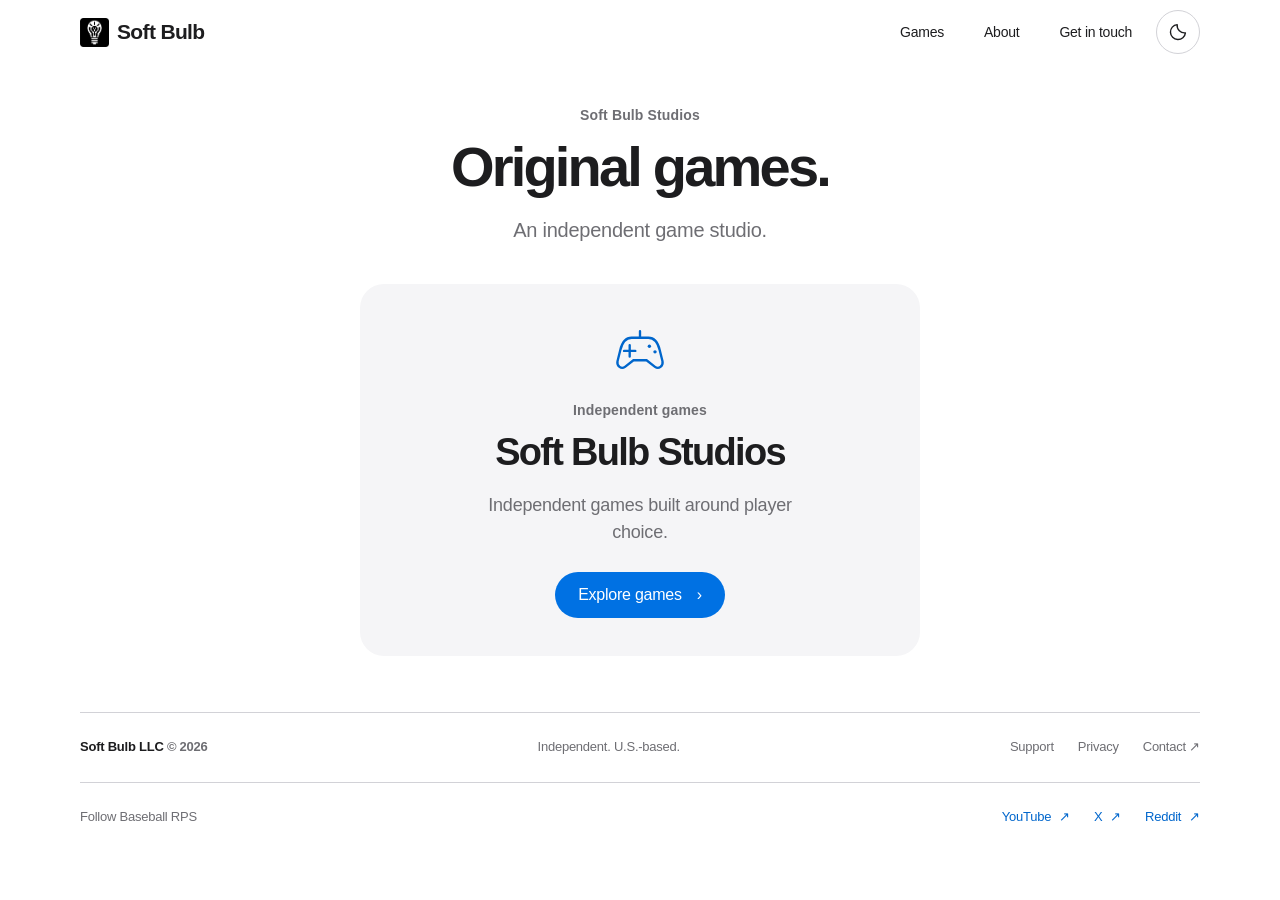
<file: index.html>
<!doctype html>
<html lang="en"><head><meta charset="utf-8"><meta name="viewport" content="width=device-width,initial-scale=1"><title>Original games | Soft Bulb</title><script src="./theme.js?v=20260926-1"></script><meta name="description" content="Soft Bulb Studios creates original games."><meta name="theme-color" content="#fafbfc"><link rel="icon" href="./images/soft-bulb-logo-transparent.png"><link rel="stylesheet" href="./style.css"><meta property="og:image" content="https://softbulb.io/og.png"><link rel="stylesheet" href="./theme.css?v=20261111-1"></head>
<body class="theme-main"><a class="skip" href="#main">Skip to content</a><header class="site-header wrap"><a class="brand" href="./index.html" aria-label="Soft Bulb home"><img src="./images/soft-bulb-logo-transparent.png" alt="" width="38" height="38">Soft Bulb</a><nav class="nav" aria-label="Main navigation"><a href="./games/index.html">Games</a><a href="./about/index.html">About</a><a class="nav-contact" href="./about/index.html#contact">Get in touch <span class="arrow" aria-hidden="true">↗</span></a></nav><button class="theme-toggle" data-theme-toggle type="button" aria-label="Switch to dark mode" title="Switch to dark mode" hidden><svg class="theme-moon" width="20" height="20" viewBox="0 0 24 24" fill="none" stroke="currentColor" stroke-width="1.7" stroke-linecap="round" stroke-linejoin="round" aria-hidden="true"><path d="M20.9 13a9 9 0 0 1-9.9-9.9A9 9 0 1 0 20.9 13Z"/></svg><svg class="theme-sun" width="20" height="20" viewBox="0 0 24 24" fill="none" stroke="currentColor" stroke-width="1.7" stroke-linecap="round" aria-hidden="true"><circle cx="12" cy="12" r="4"/><path d="M12 2v2m0 16v2M2 12h2m16 0h2M5 5l1.5 1.5m11 11L19 19M5 19l1.5-1.5m11-11L19 5"/></svg></button><details class="mobile-menu"><summary>Menu</summary><nav aria-label="Mobile navigation"><a href="./games/index.html">Games</a><a href="./about/index.html">About</a><a class="nav-contact" href="./about/index.html#contact">Get in touch <span class="arrow" aria-hidden="true">↗</span></a></nav></details></header>
<main id="main"><section class="sb-gateway-intro">
  <p class="eyebrow">Soft Bulb Studios</p>
  <h1>Original games.</h1>
  <p>An independent game studio.</p>
</section>
<section class="sb-gateways sb-gateways-single wrap" aria-label="Explore Soft Bulb Studios">
  <a class="sb-gate" href="./games/index.html" aria-labelledby="studios-gate-title" aria-describedby="studios-gate-description">
    <svg class="gate-icon" viewBox="0 0 64 64" fill="none" stroke="currentColor" stroke-width="2.5" stroke-linecap="round" stroke-linejoin="round" aria-hidden="true"><path d="M23 20h18c6 0 10 5 12 13l3 12c1 5-4 9-8 6l-9-7H25l-9 7c-4 3-9-1-8-6l3-12c2-8 6-13 12-13Z"/><path d="M21 28v12m-6-6h12M32 20v-7"/><circle cx="42" cy="29" r="1.8" fill="currentColor" stroke="none"/><circle cx="48" cy="35" r="1.8" fill="currentColor" stroke="none"/></svg>
    <p class="eyebrow">Independent games</p>
    <h2 id="studios-gate-title">Soft Bulb Studios</h2>
    <p class="gate-description" id="studios-gate-description">Independent games built around player choice.</p>
    <span class="gate-action">Explore games <span aria-hidden="true">›</span></span>
  </a>
</section>
</main><footer class="footer wrap"><span class="footer-name">Soft Bulb LLC <span class="muted">© 2026</span></span><span>Independent. U.S.-based.</span><nav class="footer-links" aria-label="Footer navigation"><a href="./support/index.html">Support</a><a href="./privacy/index.html">Privacy</a><a href="mailto:contact@softbulb.io">Contact <span class="arrow" aria-hidden="true">↗</span></a></nav><nav class="footer-social" aria-label="Baseball RPS social media"><span>Follow Baseball RPS</span><a class="text-link" href="https://www.youtube.com/@BaseballRPS" target="_blank" rel="noopener noreferrer">YouTube <span class="arrow" aria-hidden="true">↗</span></a><a class="text-link" href="https://x.com/baseballRPS" target="_blank" rel="noopener noreferrer">X <span class="arrow" aria-hidden="true">↗</span></a><a class="text-link" href="https://www.reddit.com/r/BaseballRPS/" target="_blank" rel="noopener noreferrer">Reddit <span class="arrow" aria-hidden="true">↗</span></a></nav></footer></body></html>
</file>
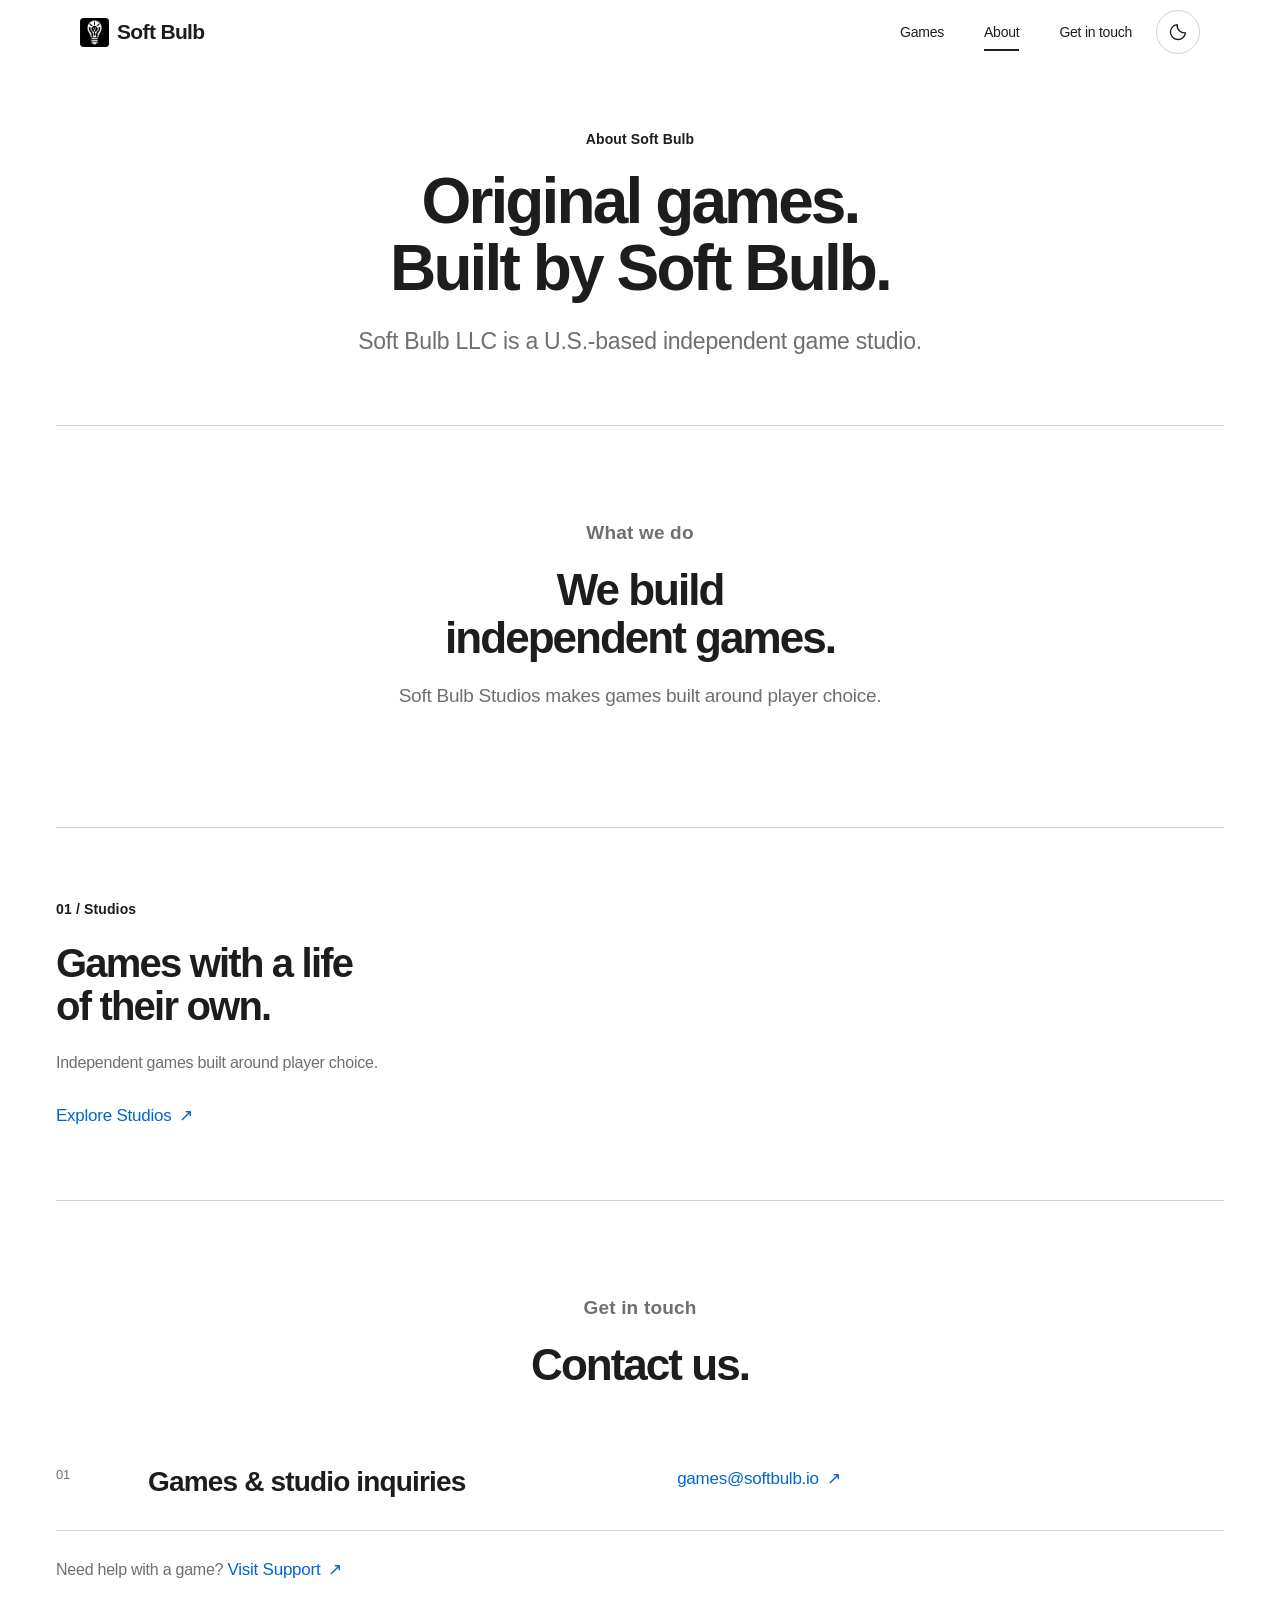
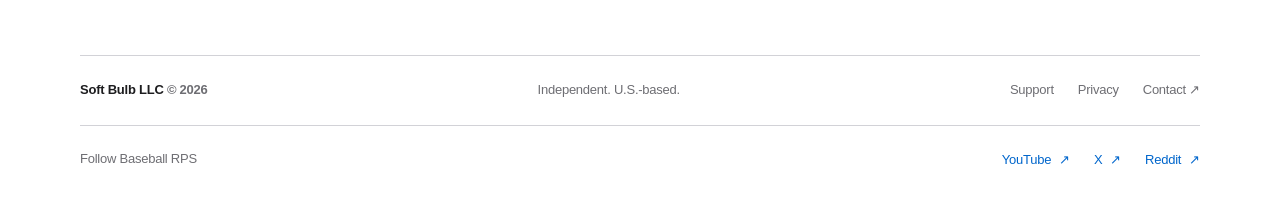
<file: about/index.html>
<!doctype html>
<html lang="en"><head><meta charset="utf-8"><meta name="viewport" content="width=device-width,initial-scale=1"><title>About | Soft Bulb</title><script src="../theme.js?v=20260926-1"></script><meta name="description" content="Soft Bulb Studios creates original games."><meta name="theme-color" content="#fafbfc"><link rel="icon" href="../images/soft-bulb-logo-transparent.png"><link rel="stylesheet" href="../style.css"><meta property="og:image" content="https://softbulb.io/og.png"><link rel="stylesheet" href="../theme.css?v=20261105-1"></head>
<body class="theme-main"><a class="skip" href="#main">Skip to content</a><header class="site-header wrap"><a class="brand" href="../index.html" aria-label="Soft Bulb home"><img src="../images/soft-bulb-logo-transparent.png" alt="" width="38" height="38">Soft Bulb</a><nav class="nav" aria-label="Main navigation"><a href="../games/index.html">Games</a><a href="../about/index.html" aria-current="page">About</a><a class="nav-contact" href="../about/index.html#contact">Get in touch <span class="arrow" aria-hidden="true">↗</span></a></nav><button class="theme-toggle" data-theme-toggle type="button" aria-label="Switch to dark mode" title="Switch to dark mode" hidden><svg class="theme-moon" width="20" height="20" viewBox="0 0 24 24" fill="none" stroke="currentColor" stroke-width="1.7" stroke-linecap="round" stroke-linejoin="round" aria-hidden="true"><path d="M20.9 13a9 9 0 0 1-9.9-9.9A9 9 0 1 0 20.9 13Z"/></svg><svg class="theme-sun" width="20" height="20" viewBox="0 0 24 24" fill="none" stroke="currentColor" stroke-width="1.7" stroke-linecap="round" aria-hidden="true"><circle cx="12" cy="12" r="4"/><path d="M12 2v2m0 16v2M2 12h2m16 0h2M5 5l1.5 1.5m11 11L19 19M5 19l1.5-1.5m11-11L19 5"/></svg></button><details class="mobile-menu"><summary>Menu</summary><nav aria-label="Mobile navigation"><a href="../games/index.html">Games</a><a href="../about/index.html" aria-current="page">About</a><a class="nav-contact" href="../about/index.html#contact">Get in touch <span class="arrow" aria-hidden="true">↗</span></a></nav></details></header>
<main id="main"><div class="wrap"><section class="page-intro"><p class="eyebrow">About Soft Bulb</p><h1>Original games.<br>Built by Soft Bulb.</h1><p class="lead">Soft Bulb LLC is a U.S.-based independent game studio.</p></section><section class="section"><div class="section-heading"><p class="eyebrow">What we do</p><div><h2>We build<br>independent games.</h2><p>Soft Bulb Studios makes games built around player choice.</p></div></div></section><div class="two-col section"><article><p class="eyebrow">01 / Studios</p><h2 style="margin:22px 0">Games with a life<br>of their own.</h2><p class="muted">Independent games built around player choice.</p><div class="actions"><a class="text-link" href="../games/index.html">Explore Studios <span class="arrow" aria-hidden="true">↗</span></a></div></article></div><section class="section" id="contact"><div class="section-heading"><p class="eyebrow">Get in touch</p><h2>Contact us.</h2></div><div class="row-list"><article class="service-row"><span class="num">01</span><h3>Games &amp; studio inquiries</h3><p><a class="text-link" href="mailto:games@softbulb.io">games@softbulb.io <span class="arrow" aria-hidden="true">↗</span></a></p></article></div><p style="margin-top:26px" class="muted">Need help with a game? <a class="text-link" href="../support/index.html">Visit Support <span class="arrow" aria-hidden="true">↗</span></a></p></section></div></main><footer class="footer wrap"><span class="footer-name">Soft Bulb LLC <span class="muted">© 2026</span></span><span>Independent. U.S.-based.</span><nav class="footer-links" aria-label="Footer navigation"><a href="../support/index.html">Support</a><a href="../privacy/index.html">Privacy</a><a href="mailto:contact@softbulb.io">Contact <span class="arrow" aria-hidden="true">↗</span></a></nav><nav class="footer-social" aria-label="Baseball RPS social media"><span>Follow Baseball RPS</span><a class="text-link" href="https://www.youtube.com/@BaseballRPS" target="_blank" rel="noopener noreferrer">YouTube <span class="arrow" aria-hidden="true">↗</span></a><a class="text-link" href="https://x.com/baseballRPS" target="_blank" rel="noopener noreferrer">X <span class="arrow" aria-hidden="true">↗</span></a><a class="text-link" href="https://www.reddit.com/r/BaseballRPS/" target="_blank" rel="noopener noreferrer">Reddit <span class="arrow" aria-hidden="true">↗</span></a></nav></footer></body></html>
</file>
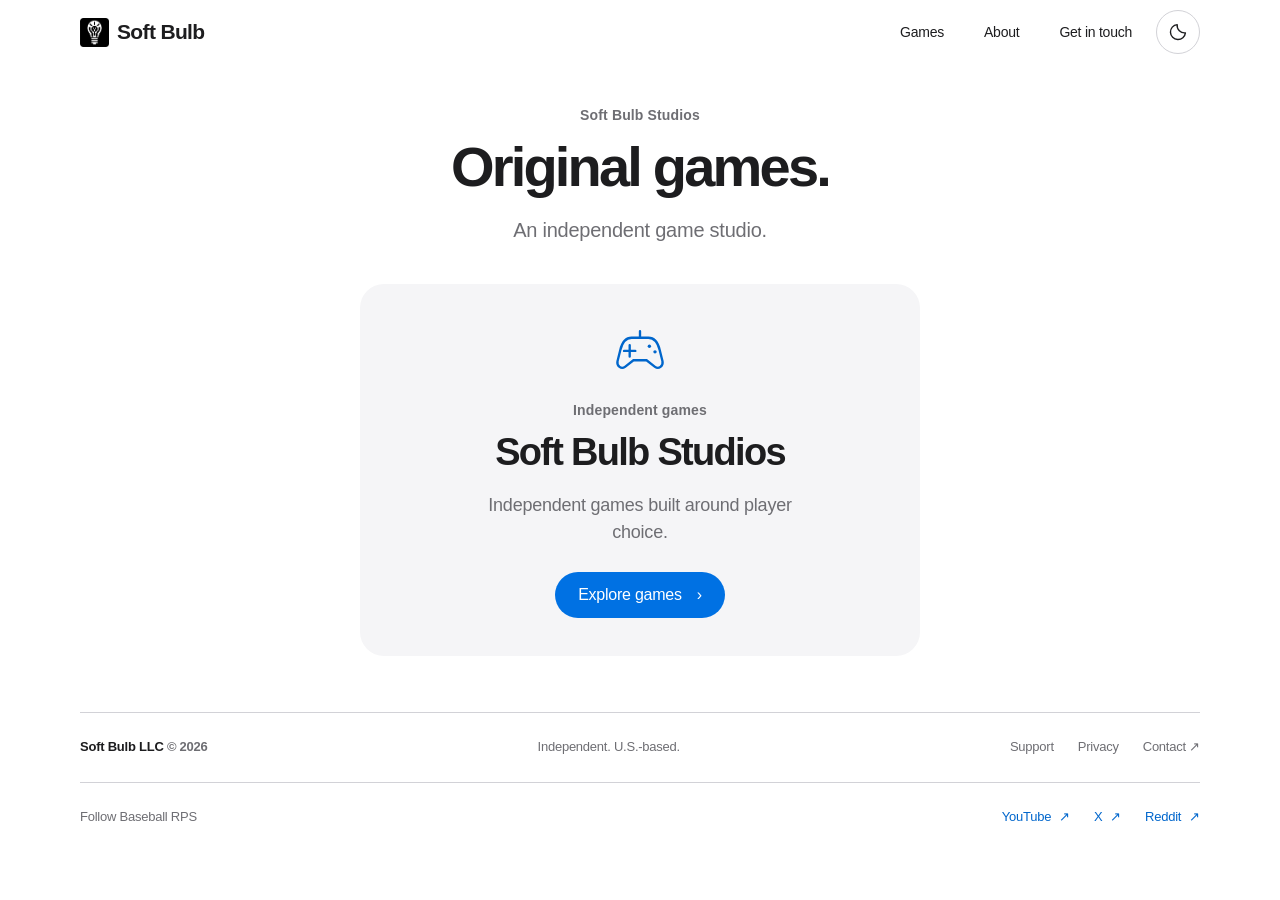
<file: consulting/index.html>
<!doctype html>
<html lang="en"><head><meta charset="utf-8"><meta name="robots" content="noindex"><meta http-equiv="refresh" content="0; url=../index.html"><title>Soft Bulb</title></head>
<body><p><a href="../index.html">Soft Bulb home</a></p></body></html>
</file>
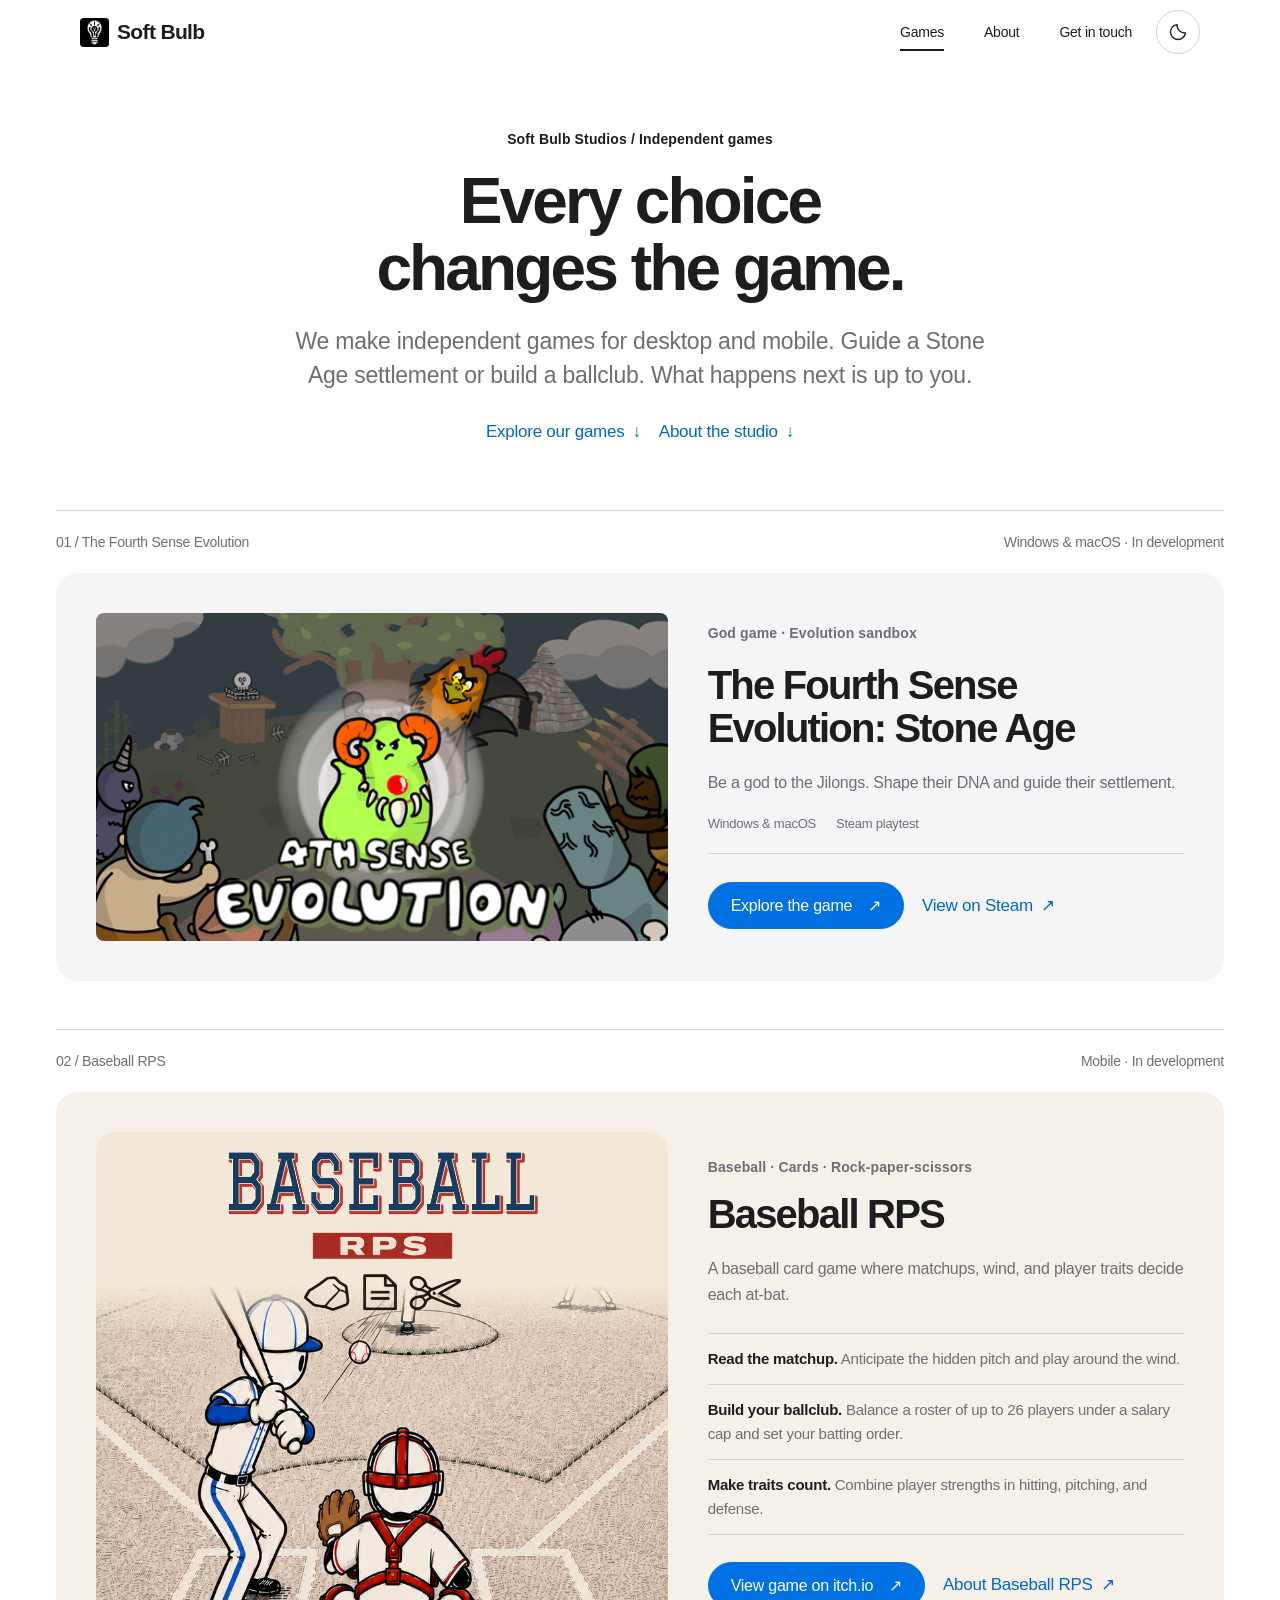
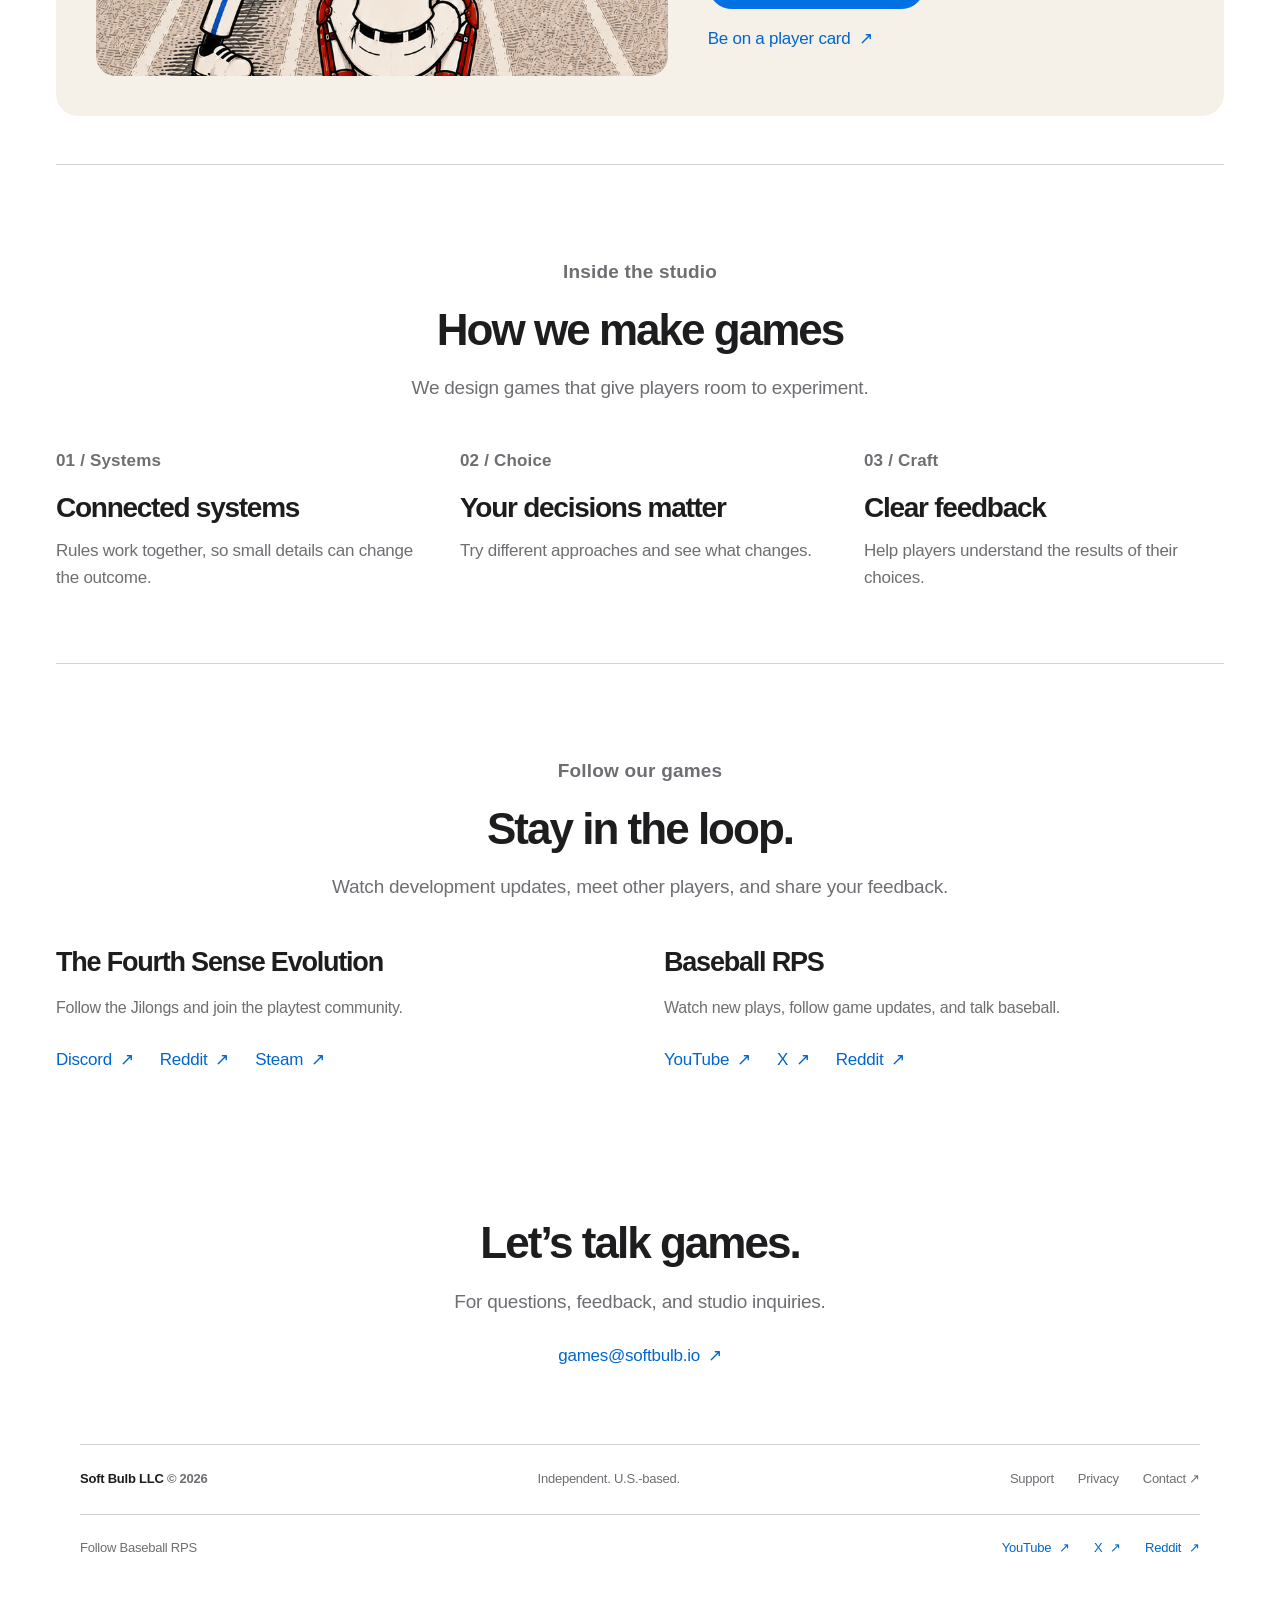
<file: games/index.html>
<!doctype html>
<html lang="en"><head><meta charset="utf-8"><meta name="viewport" content="width=device-width,initial-scale=1"><title>Independent games | Soft Bulb</title><script src="../theme.js?v=20260926-1"></script><meta name="description" content="Soft Bulb Studios creates original games."><meta name="theme-color" content="#fafbfc"><link rel="icon" href="../images/soft-bulb-logo-transparent.png"><link rel="stylesheet" href="../style.css"><meta property="og:image" content="https://softbulb.io/og.png"><link rel="stylesheet" href="../theme.css?v=20261105-1"></head>
<body class="theme-main"><a class="skip" href="#main">Skip to content</a><header class="site-header wrap"><a class="brand" href="../index.html" aria-label="Soft Bulb home"><img src="../images/soft-bulb-logo-transparent.png" alt="" width="38" height="38">Soft Bulb</a><nav class="nav" aria-label="Main navigation"><a href="../games/index.html" aria-current="page">Games</a><a href="../about/index.html">About</a><a class="nav-contact" href="../about/index.html#contact">Get in touch <span class="arrow" aria-hidden="true">↗</span></a></nav><button class="theme-toggle" data-theme-toggle type="button" aria-label="Switch to dark mode" title="Switch to dark mode" hidden><svg class="theme-moon" width="20" height="20" viewBox="0 0 24 24" fill="none" stroke="currentColor" stroke-width="1.7" stroke-linecap="round" stroke-linejoin="round" aria-hidden="true"><path d="M20.9 13a9 9 0 0 1-9.9-9.9A9 9 0 1 0 20.9 13Z"/></svg><svg class="theme-sun" width="20" height="20" viewBox="0 0 24 24" fill="none" stroke="currentColor" stroke-width="1.7" stroke-linecap="round" aria-hidden="true"><circle cx="12" cy="12" r="4"/><path d="M12 2v2m0 16v2M2 12h2m16 0h2M5 5l1.5 1.5m11 11L19 19M5 19l1.5-1.5m11-11L19 5"/></svg></button><details class="mobile-menu"><summary>Menu</summary><nav aria-label="Mobile navigation"><a href="../games/index.html" aria-current="page">Games</a><a href="../about/index.html">About</a><a class="nav-contact" href="../about/index.html#contact">Get in touch <span class="arrow" aria-hidden="true">↗</span></a></nav></details></header>
<main id="main"><div class="wrap"><section class="page-intro"><p class="eyebrow">Soft Bulb Studios / Independent games</p><h1>Every choice<br>changes the game.</h1><p class="lead">We make independent games for desktop and mobile. Guide a Stone Age settlement or build a ballclub. What happens next is up to you.</p><div class="actions"><a class="text-link" href="#projects">Explore our games <span aria-hidden="true">↓</span></a><a class="text-link" href="#studio">About the studio <span aria-hidden="true">↓</span></a></div></section>
<div class="section-label" id="projects"><span>01 / The Fourth Sense Evolution</span><span>Windows &amp; macOS · In development</span></div><section class="feature-grid"><a href="../games/fourth-sense/index.html"><img class="feature-image" src="../images/fourth-sense-main.png" alt="The Fourth Sense Evolution game artwork" width="616" height="353"></a><div class="feature-copy"><p class="eyebrow">God game · Evolution sandbox</p><h2>The Fourth Sense<br>Evolution: Stone Age</h2><p>Be a god to the Jilongs. Shape their DNA and guide their settlement.</p><div class="meta-row"><span>Windows &amp; macOS</span><span>Steam playtest</span></div><div class="actions"><a class="button" href="../games/fourth-sense/index.html">Explore the game <span class="arrow" aria-hidden="true">↗</span></a><a class="text-link" href="https://store.steampowered.com/app/2618390/The_Fourth_Sense_Evolution_Stone_Age/" target="_blank" rel="noreferrer">View on Steam <span class="arrow" aria-hidden="true">↗</span></a></div></div></section>
<section class="baseball-section" id="baseball-rps" aria-labelledby="baseball-title"><div class="section-label"><span>02 / Baseball RPS</span><span>Mobile · In development</span></div><div class="feature-grid baseball-project"><div class="rps-artwork rps-artwork-compact">
      <img class="rps-ballpark" src="../images/baseball-rps-ballpark.png" alt="Illustrated Baseball RPS ballpark with a batter, pitcher, catcher, and fielders" width="864" height="1821" loading="lazy">
      <img class="rps-wordmark" src="../images/baseball-rps-logo.png" alt="Baseball RPS" width="1800" height="800" decoding="async">
    </div><div class="feature-copy"><p class="eyebrow">Baseball · Cards · Rock-paper-scissors</p><h2 id="baseball-title">Baseball RPS</h2><p>A baseball card game where matchups, wind, and player traits decide each at-bat.</p><ul class="baseball-features"><li><strong>Read the matchup.</strong> Anticipate the hidden pitch and play around the wind.</li><li><strong>Build your ballclub.</strong> Balance a roster of up to 26 players under a salary cap and set your batting order.</li><li><strong>Make traits count.</strong> Combine player strengths in hitting, pitching, and defense.</li></ul><div class="actions" style="margin-top:0"><a class="button" href="https://soft-bulb-studios.itch.io/baseball-rps" target="_blank" rel="noopener noreferrer">View game on itch.io <span class="arrow" aria-hidden="true">↗</span></a><a class="text-link" href="../games/baseball-rps/index.html">About Baseball RPS <span class="arrow" aria-hidden="true">↗</span></a><a class="text-link" href="https://tally.so/r/aQb2QE" target="_blank" rel="noreferrer">Be on a player card <span class="arrow" aria-hidden="true">↗</span></a></div></div></div></section>
<section class="section" id="studio"><div class="section-heading"><p class="eyebrow">Inside the studio</p><div><h2>How we make games</h2><p>We design games that give players room to experiment.</p></div></div><div class="process-grid"><article><p class="eyebrow">01 / Systems</p><h3>Connected systems</h3><p>Rules work together, so small details can change the outcome.</p></article><article><p class="eyebrow">02 / Choice</p><h3>Your decisions matter</h3><p>Try different approaches and see what changes.</p></article><article><p class="eyebrow">03 / Craft</p><h3>Clear feedback</h3><p>Help players understand the results of their choices.</p></article></div></section>
<section class="section" id="community" aria-labelledby="community-title">
  <div class="section-heading"><p class="eyebrow">Follow our games</p><h2 id="community-title">Stay in the loop.</h2><p>Watch development updates, meet other players, and share your feedback.</p></div>
  <div class="sb-community-grid">
    <article><h3>The Fourth Sense Evolution</h3><p>Follow the Jilongs and join the playtest community.</p><div class="community-links"><a class="text-link" href="https://discord.gg/FSxTMGgjev" target="_blank" rel="noopener noreferrer">Discord <span class="arrow" aria-hidden="true">↗</span></a><a class="text-link" href="https://www.reddit.com/r/4thSenseEvolution/" target="_blank" rel="noopener noreferrer">Reddit <span class="arrow" aria-hidden="true">↗</span></a><a class="text-link" href="https://store.steampowered.com/app/2618390/The_Fourth_Sense_Evolution_Stone_Age/" target="_blank" rel="noopener noreferrer">Steam <span class="arrow" aria-hidden="true">↗</span></a></div></article>
    <article><h3>Baseball RPS</h3><p>Watch new plays, follow game updates, and talk baseball.</p><div class="community-links"><a class="text-link" href="https://www.youtube.com/@BaseballRPS" target="_blank" rel="noopener noreferrer">YouTube <span class="arrow" aria-hidden="true">↗</span></a><a class="text-link" href="https://x.com/baseballRPS" target="_blank" rel="noopener noreferrer">X <span class="arrow" aria-hidden="true">↗</span></a><a class="text-link" href="https://www.reddit.com/r/BaseballRPS/" target="_blank" rel="noopener noreferrer">Reddit <span class="arrow" aria-hidden="true">↗</span></a></div></article>
  </div>
</section>
<section class="contact-block"><h2>Let’s talk games.</h2><p>For questions, feedback, and studio inquiries.</p><a class="text-link" href="mailto:games@softbulb.io">games@softbulb.io <span class="arrow" aria-hidden="true">↗</span></a></section></div></main><footer class="footer wrap"><span class="footer-name">Soft Bulb LLC <span class="muted">© 2026</span></span><span>Independent. U.S.-based.</span><nav class="footer-links" aria-label="Footer navigation"><a href="../support/index.html">Support</a><a href="../privacy/index.html">Privacy</a><a href="mailto:contact@softbulb.io">Contact <span class="arrow" aria-hidden="true">↗</span></a></nav><nav class="footer-social" aria-label="Baseball RPS social media"><span>Follow Baseball RPS</span><a class="text-link" href="https://www.youtube.com/@BaseballRPS" target="_blank" rel="noopener noreferrer">YouTube <span class="arrow" aria-hidden="true">↗</span></a><a class="text-link" href="https://x.com/baseballRPS" target="_blank" rel="noopener noreferrer">X <span class="arrow" aria-hidden="true">↗</span></a><a class="text-link" href="https://www.reddit.com/r/BaseballRPS/" target="_blank" rel="noopener noreferrer">Reddit <span class="arrow" aria-hidden="true">↗</span></a></nav></footer></body></html>
</file>
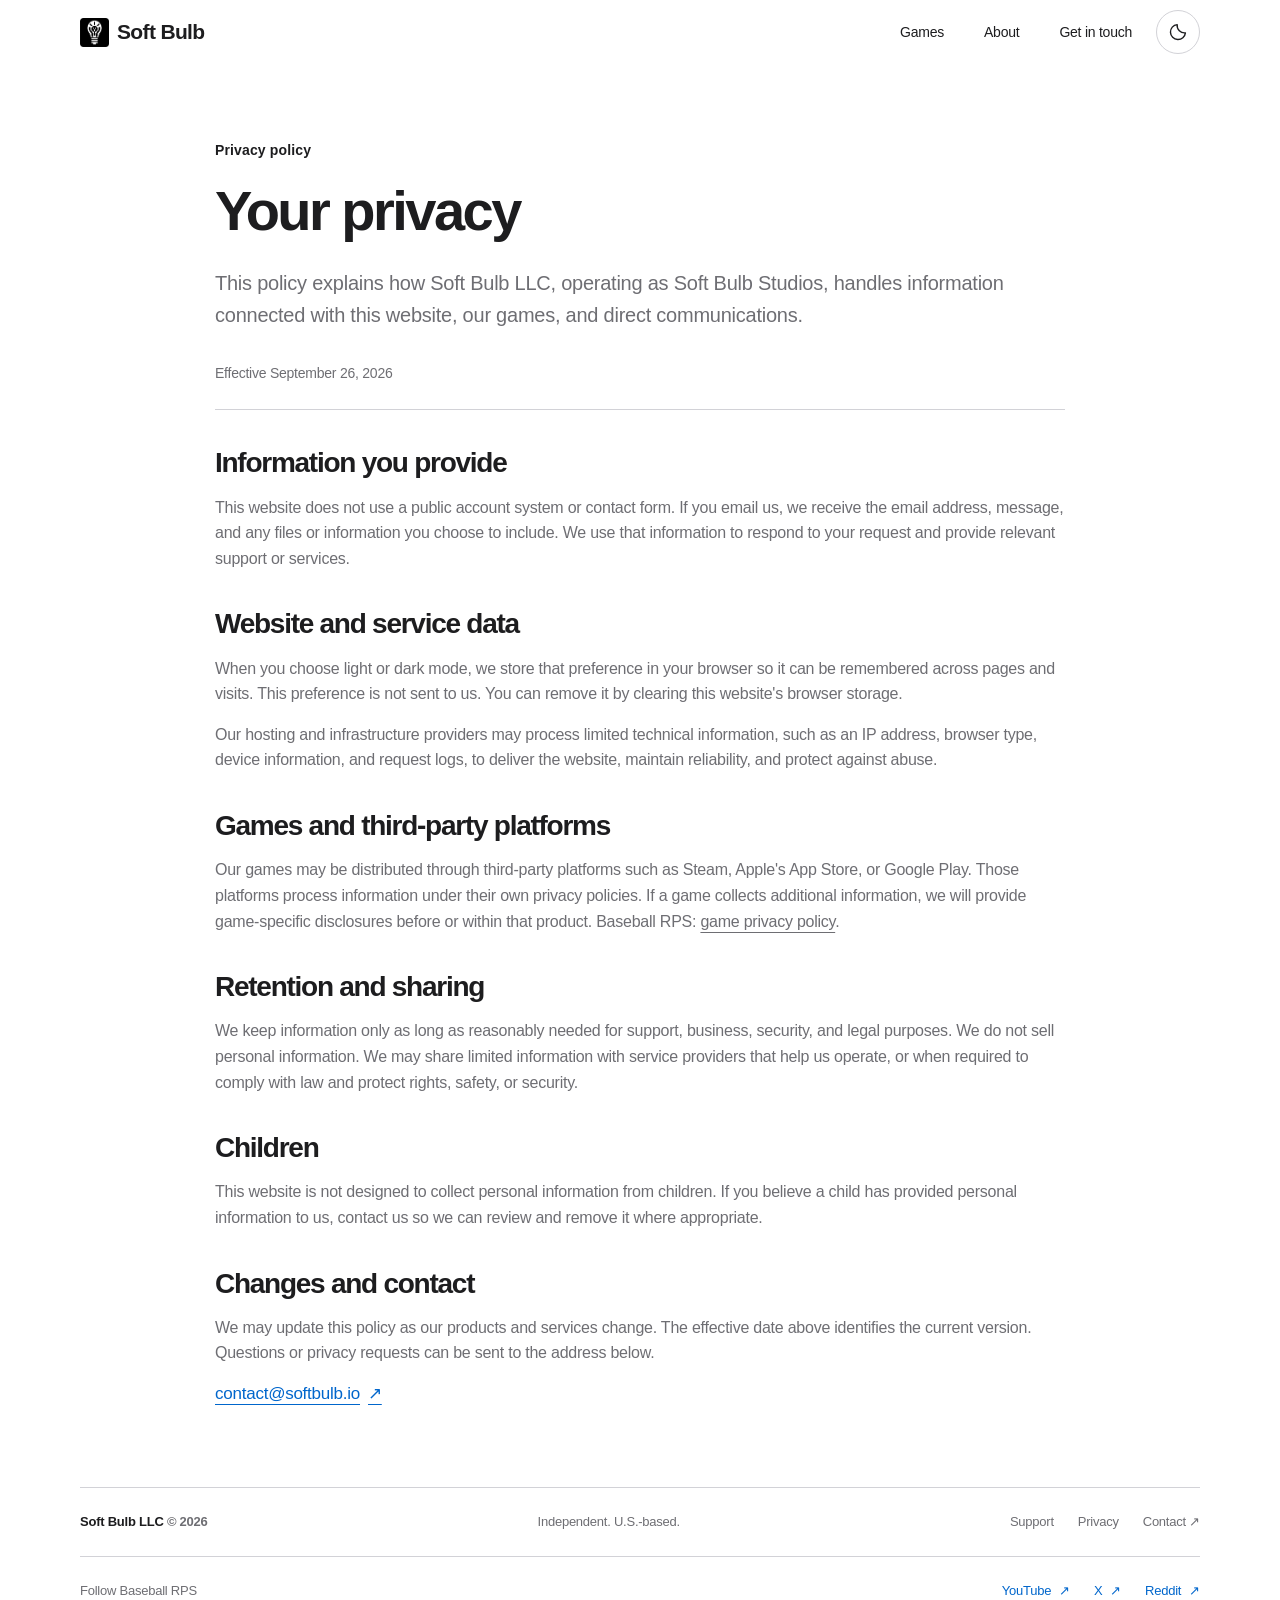
<file: privacy/index.html>
<!doctype html>
<html lang="en"><head><meta charset="utf-8"><meta name="viewport" content="width=device-width,initial-scale=1"><title>Privacy | Soft Bulb</title><script src="../theme.js?v=20260926-1"></script><meta name="description" content="Soft Bulb Studios creates original games."><meta name="theme-color" content="#fafbfc"><link rel="icon" href="../images/soft-bulb-logo-transparent.png"><link rel="stylesheet" href="../style.css"><meta property="og:image" content="https://softbulb.io/og.png"><link rel="stylesheet" href="../theme.css?v=20261105-1"></head>
<body class="theme-main"><a class="skip" href="#main">Skip to content</a><header class="site-header wrap"><a class="brand" href="../index.html" aria-label="Soft Bulb home"><img src="../images/soft-bulb-logo-transparent.png" alt="" width="38" height="38">Soft Bulb</a><nav class="nav" aria-label="Main navigation"><a href="../games/index.html">Games</a><a href="../about/index.html">About</a><a class="nav-contact" href="../about/index.html#contact">Get in touch <span class="arrow" aria-hidden="true">↗</span></a></nav><button class="theme-toggle" data-theme-toggle type="button" aria-label="Switch to dark mode" title="Switch to dark mode" hidden><svg class="theme-moon" width="20" height="20" viewBox="0 0 24 24" fill="none" stroke="currentColor" stroke-width="1.7" stroke-linecap="round" stroke-linejoin="round" aria-hidden="true"><path d="M20.9 13a9 9 0 0 1-9.9-9.9A9 9 0 1 0 20.9 13Z"/></svg><svg class="theme-sun" width="20" height="20" viewBox="0 0 24 24" fill="none" stroke="currentColor" stroke-width="1.7" stroke-linecap="round" aria-hidden="true"><circle cx="12" cy="12" r="4"/><path d="M12 2v2m0 16v2M2 12h2m16 0h2M5 5l1.5 1.5m11 11L19 19M5 19l1.5-1.5m11-11L19 5"/></svg></button><details class="mobile-menu"><summary>Menu</summary><nav aria-label="Mobile navigation"><a href="../games/index.html">Games</a><a href="../about/index.html">About</a><a class="nav-contact" href="../about/index.html#contact">Get in touch <span class="arrow" aria-hidden="true">↗</span></a></nav></details></header>
<main id="main"><div class="wrap"><article class="article"><p class="eyebrow eyebrow-dark">Privacy policy</p><h1>Your privacy</h1><p class="subpage-lead">This policy explains how Soft Bulb LLC, operating as Soft Bulb Studios, handles information connected with this website, our games, and direct communications.</p><p class="policy-date">Effective September 26, 2026</p><section class="subpage-section"><h2>Information you provide</h2><p>This website does not use a public account system or contact form. If you email us, we receive the email address, message, and any files or information you choose to include. We use that information to respond to your request and provide relevant support or services.</p></section><section class="subpage-section"><h2>Website and service data</h2><p>When you choose light or dark mode, we store that preference in your browser so it can be remembered across pages and visits. This preference is not sent to us. You can remove it by clearing this website's browser storage.</p><p>Our hosting and infrastructure providers may process limited technical information, such as an IP address, browser type, device information, and request logs, to deliver the website, maintain reliability, and protect against abuse.</p></section><section class="subpage-section"><h2>Games and third-party platforms</h2><p>Our games may be distributed through third-party platforms such as Steam, Apple&#x27;s App Store, or Google Play. Those platforms process information under their own privacy policies. If a game collects additional information, we will provide game-specific disclosures before or within that product. Baseball RPS: <a href="../games/baseball-rps/privacy/index.html">game privacy policy</a>.</p></section><section class="subpage-section"><h2>Retention and sharing</h2><p>We keep information only as long as reasonably needed for support, business, security, and legal purposes. We do not sell personal information. We may share limited information with service providers that help us operate, or when required to comply with law and protect rights, safety, or security.</p></section><section class="subpage-section"><h2>Children</h2><p>This website is not designed to collect personal information from children. If you believe a child has provided personal information to us, contact us so we can review and remove it where appropriate.</p></section><section class="subpage-section"><h2>Changes and contact</h2><p>We may update this policy as our products and services change. The effective date above identifies the current version. Questions or privacy requests can be sent to the address below.</p><a class="text-link" href="mailto:contact@softbulb.io?subject=Privacy%20inquiry">contact@softbulb.io<span aria-hidden="true">↗</span></a></section></article></div></main><footer class="footer wrap"><span class="footer-name">Soft Bulb LLC <span class="muted">© 2026</span></span><span>Independent. U.S.-based.</span><nav class="footer-links" aria-label="Footer navigation"><a href="../support/index.html">Support</a><a href="../privacy/index.html">Privacy</a><a href="mailto:contact@softbulb.io">Contact <span class="arrow" aria-hidden="true">↗</span></a></nav><nav class="footer-social" aria-label="Baseball RPS social media"><span>Follow Baseball RPS</span><a class="text-link" href="https://www.youtube.com/@BaseballRPS" target="_blank" rel="noopener noreferrer">YouTube <span class="arrow" aria-hidden="true">↗</span></a><a class="text-link" href="https://x.com/baseballRPS" target="_blank" rel="noopener noreferrer">X <span class="arrow" aria-hidden="true">↗</span></a><a class="text-link" href="https://www.reddit.com/r/BaseballRPS/" target="_blank" rel="noopener noreferrer">Reddit <span class="arrow" aria-hidden="true">↗</span></a></nav></footer></body></html>
</file>
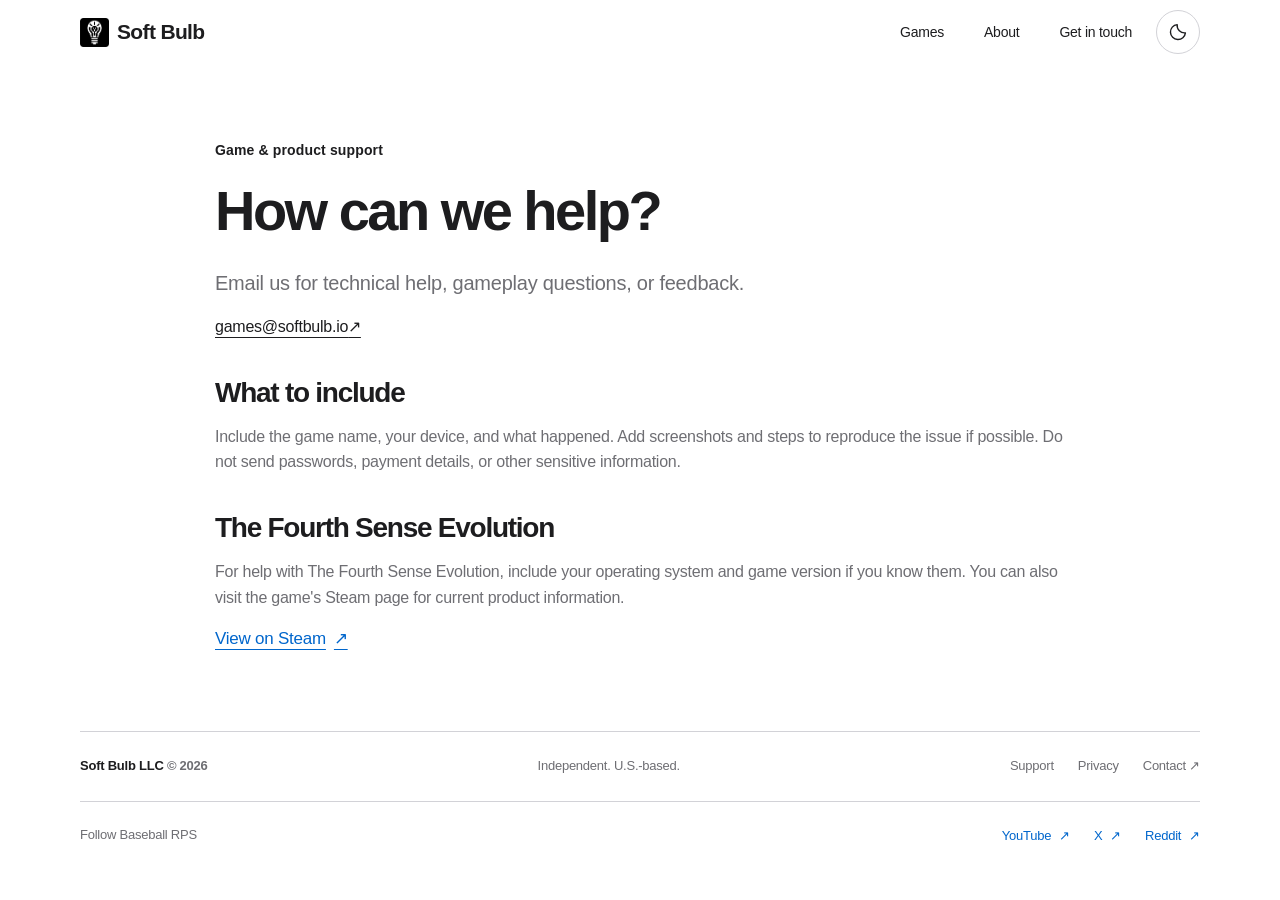
<file: support/index.html>
<!doctype html>
<html lang="en"><head><meta charset="utf-8"><meta name="viewport" content="width=device-width,initial-scale=1"><title>Support | Soft Bulb</title><script src="../theme.js?v=20260926-1"></script><meta name="description" content="Soft Bulb Studios creates original games."><meta name="theme-color" content="#fafbfc"><link rel="icon" href="../images/soft-bulb-logo-transparent.png"><link rel="stylesheet" href="../style.css"><meta property="og:image" content="https://softbulb.io/og.png"><link rel="stylesheet" href="../theme.css?v=20261105-1"></head>
<body class="theme-main"><a class="skip" href="#main">Skip to content</a><header class="site-header wrap"><a class="brand" href="../index.html" aria-label="Soft Bulb home"><img src="../images/soft-bulb-logo-transparent.png" alt="" width="38" height="38">Soft Bulb</a><nav class="nav" aria-label="Main navigation"><a href="../games/index.html">Games</a><a href="../about/index.html">About</a><a class="nav-contact" href="../about/index.html#contact">Get in touch <span class="arrow" aria-hidden="true">↗</span></a></nav><button class="theme-toggle" data-theme-toggle type="button" aria-label="Switch to dark mode" title="Switch to dark mode" hidden><svg class="theme-moon" width="20" height="20" viewBox="0 0 24 24" fill="none" stroke="currentColor" stroke-width="1.7" stroke-linecap="round" stroke-linejoin="round" aria-hidden="true"><path d="M20.9 13a9 9 0 0 1-9.9-9.9A9 9 0 1 0 20.9 13Z"/></svg><svg class="theme-sun" width="20" height="20" viewBox="0 0 24 24" fill="none" stroke="currentColor" stroke-width="1.7" stroke-linecap="round" aria-hidden="true"><circle cx="12" cy="12" r="4"/><path d="M12 2v2m0 16v2M2 12h2m16 0h2M5 5l1.5 1.5m11 11L19 19M5 19l1.5-1.5m11-11L19 5"/></svg></button><details class="mobile-menu"><summary>Menu</summary><nav aria-label="Mobile navigation"><a href="../games/index.html">Games</a><a href="../about/index.html">About</a><a class="nav-contact" href="../about/index.html#contact">Get in touch <span class="arrow" aria-hidden="true">↗</span></a></nav></details></header>
<main id="main"><div class="wrap"><article class="article"><p class="eyebrow eyebrow-dark">Game &amp; product support</p><h1>How can we help?</h1><p class="subpage-lead">Email us for technical help, gameplay questions, or feedback.</p><a class="subpage-email" href="mailto:games@softbulb.io?subject=Game%20support%20request">games@softbulb.io<span aria-hidden="true">↗</span></a><section class="subpage-section"><h2>What to include</h2><p>Include the game name, your device, and what happened. Add screenshots and steps to reproduce the issue if possible. Do not send passwords, payment details, or other sensitive information.</p></section><section class="subpage-section"><h2>The Fourth Sense Evolution</h2><p>For help with The Fourth Sense Evolution, include your operating system and game version if you know them. You can also visit the game&#x27;s Steam page for current product information.</p><a class="text-link" href="https://store.steampowered.com/app/2618390/The_Fourth_Sense_Evolution_Stone_Age/" target="_blank" rel="noreferrer">View on Steam<span aria-hidden="true">↗</span></a></section></article></div></main><footer class="footer wrap"><span class="footer-name">Soft Bulb LLC <span class="muted">© 2026</span></span><span>Independent. U.S.-based.</span><nav class="footer-links" aria-label="Footer navigation"><a href="../support/index.html">Support</a><a href="../privacy/index.html">Privacy</a><a href="mailto:contact@softbulb.io">Contact <span class="arrow" aria-hidden="true">↗</span></a></nav><nav class="footer-social" aria-label="Baseball RPS social media"><span>Follow Baseball RPS</span><a class="text-link" href="https://www.youtube.com/@BaseballRPS" target="_blank" rel="noopener noreferrer">YouTube <span class="arrow" aria-hidden="true">↗</span></a><a class="text-link" href="https://x.com/baseballRPS" target="_blank" rel="noopener noreferrer">X <span class="arrow" aria-hidden="true">↗</span></a><a class="text-link" href="https://www.reddit.com/r/BaseballRPS/" target="_blank" rel="noopener noreferrer">Reddit <span class="arrow" aria-hidden="true">↗</span></a></nav></footer></body></html>
</file>
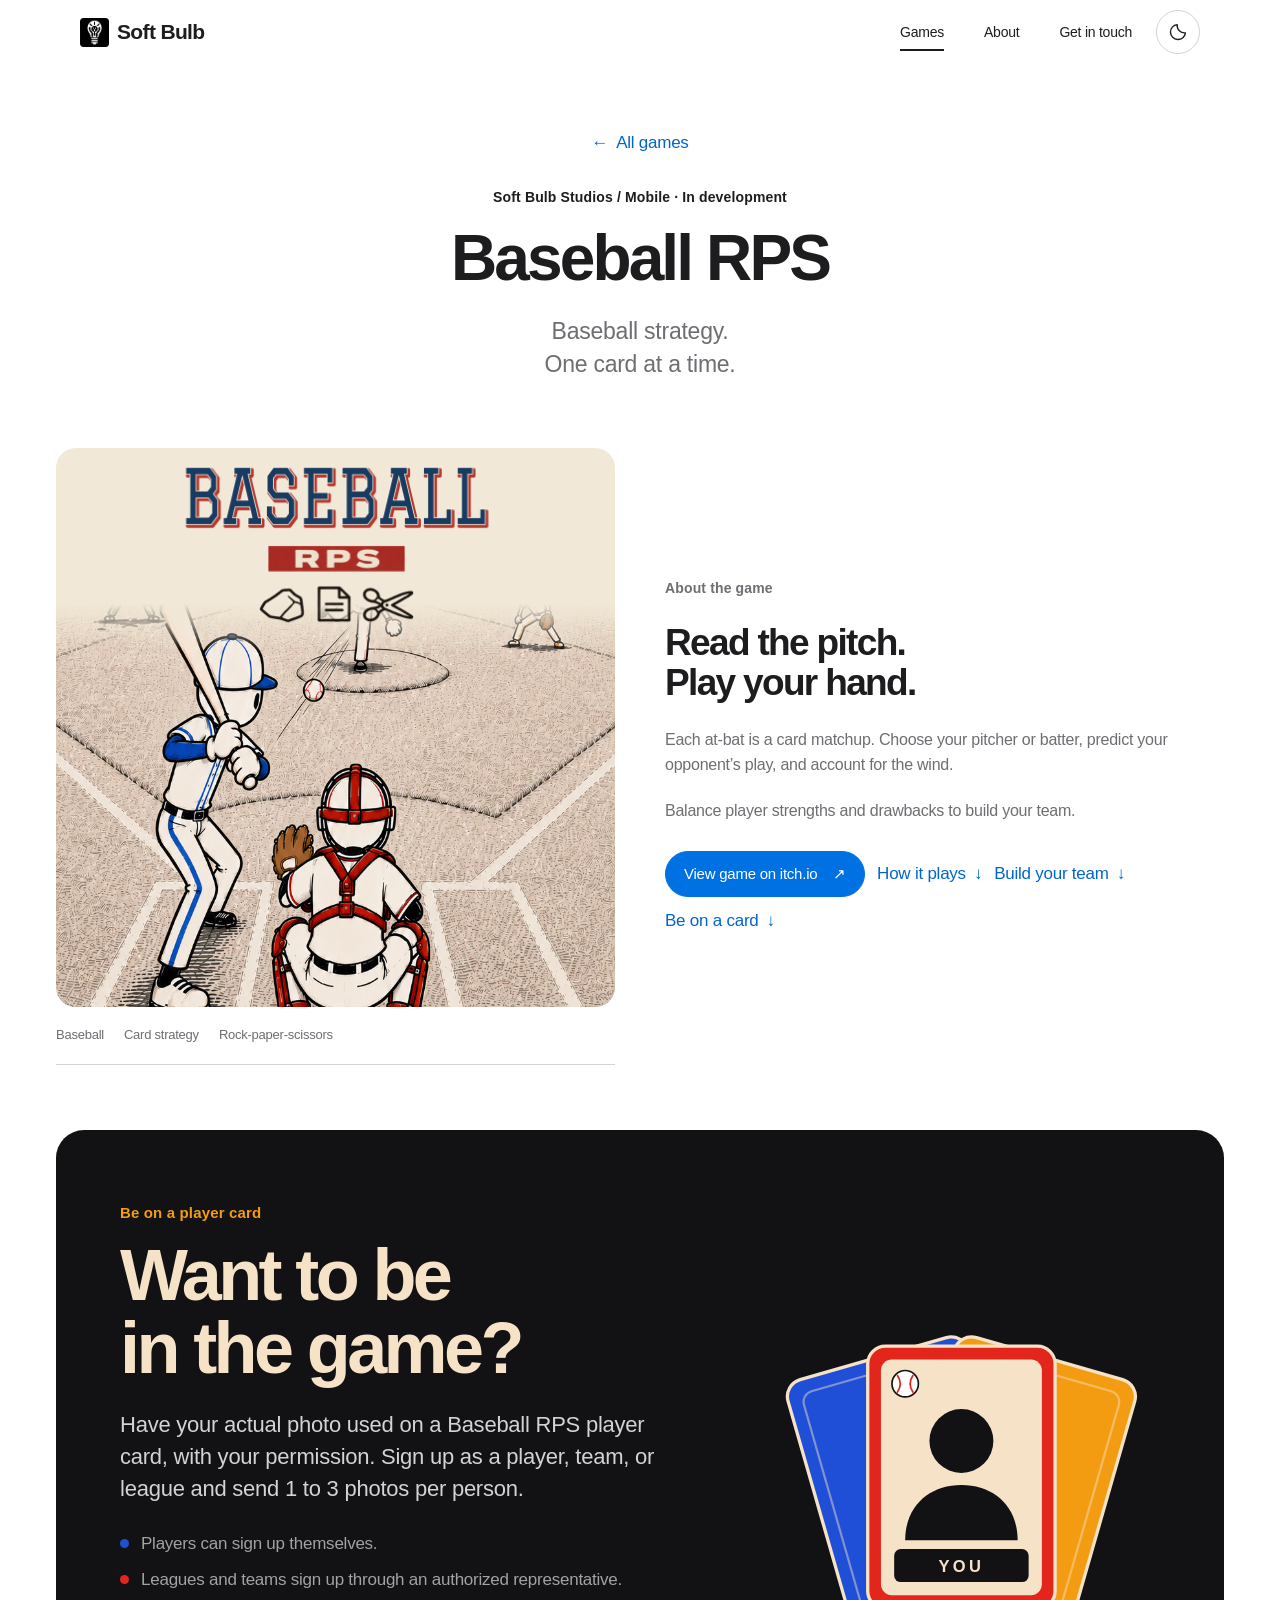
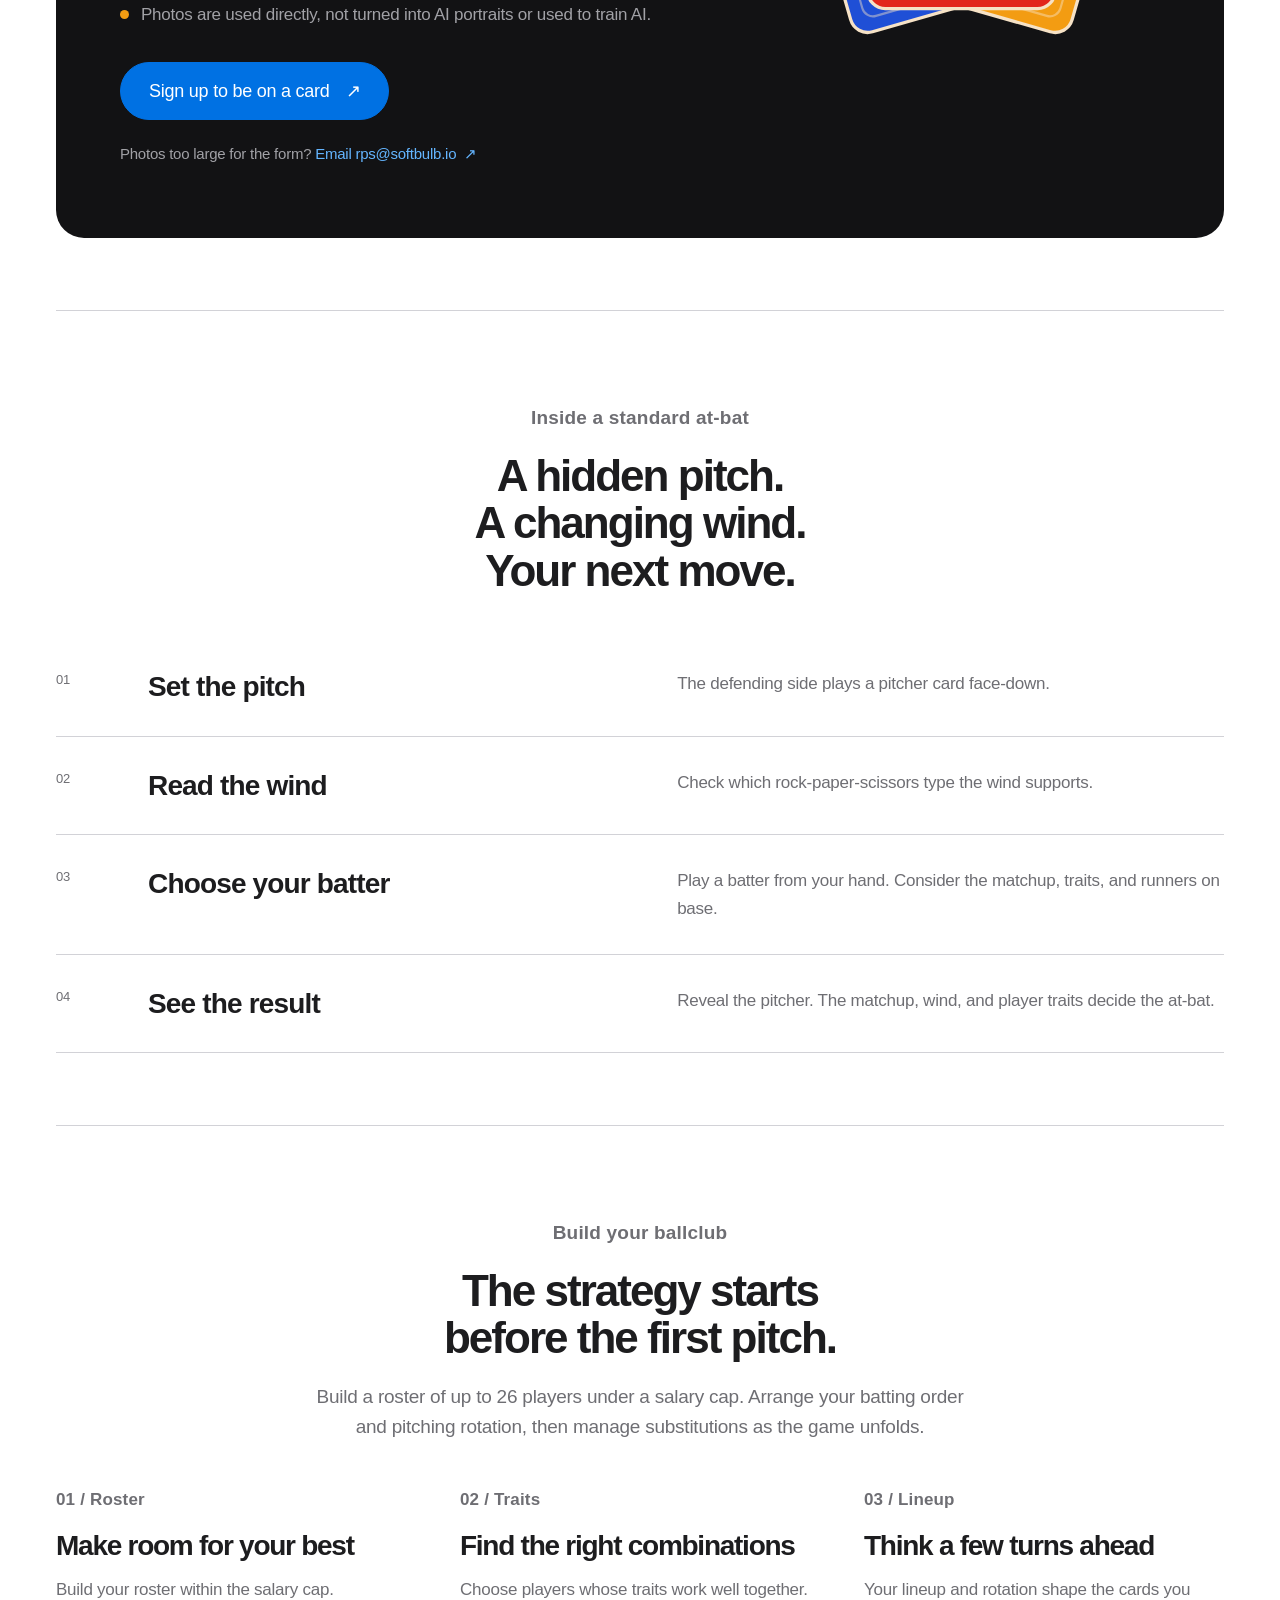
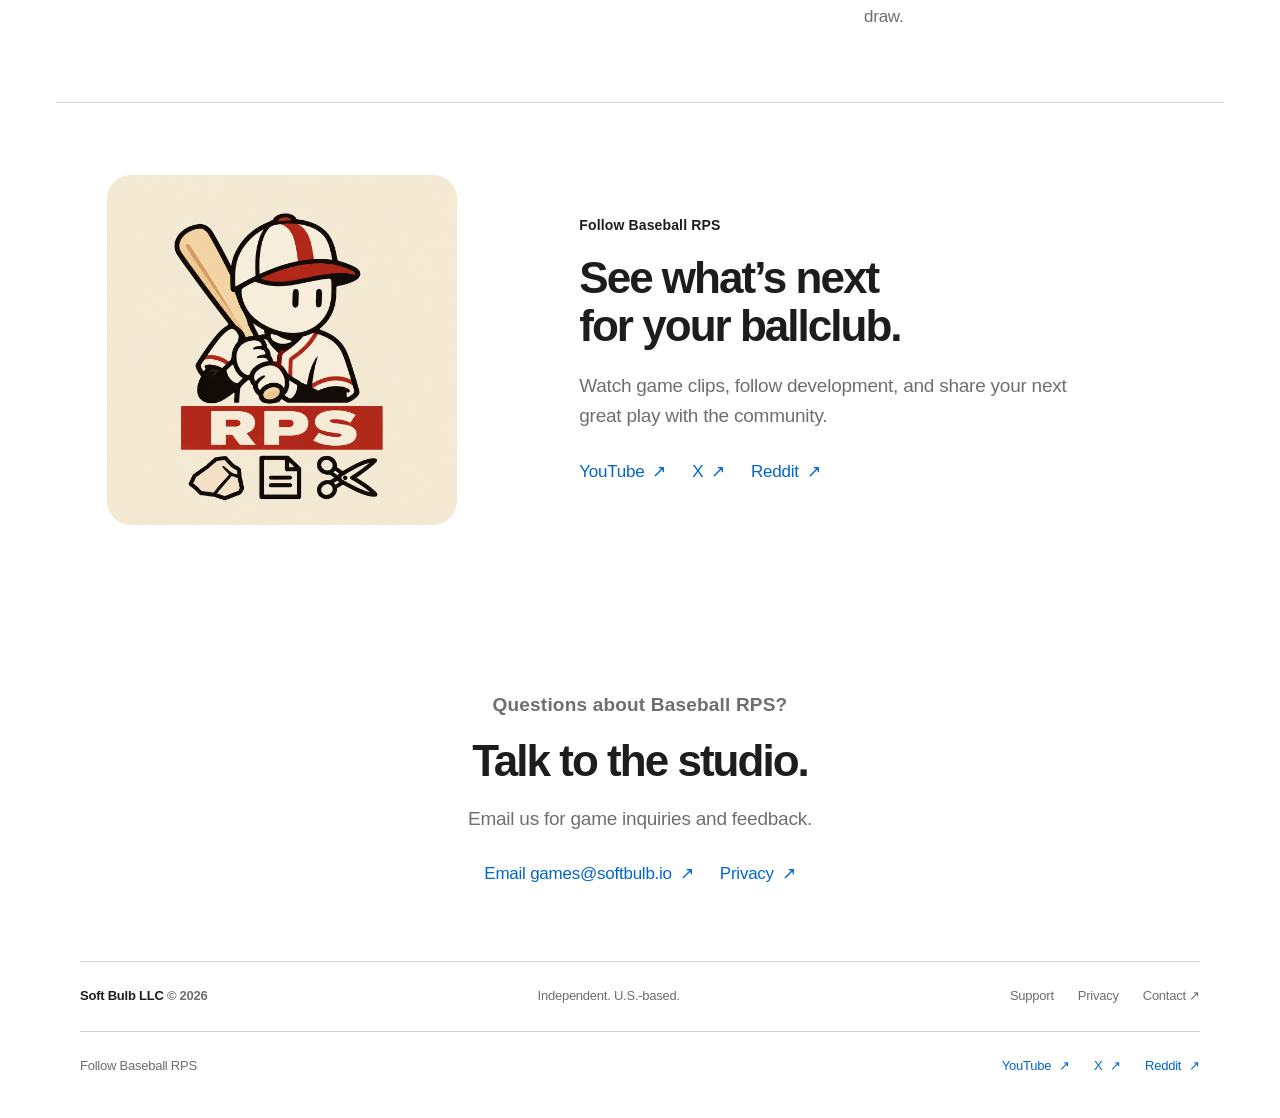
<file: games/baseball-rps/index.html>
<!doctype html>
<html lang="en"><head><meta charset="utf-8"><meta name="viewport" content="width=device-width,initial-scale=1"><title>Baseball RPS | Soft Bulb</title><script src="../../theme.js?v=20260926-1"></script><meta name="description" content="Baseball meets rock-paper-scissors. Build your ballclub, read the wind, and play your hand in Baseball RPS. Explore the game and follow development."><meta name="theme-color" content="#fafbfc"><link rel="icon" href="../../images/soft-bulb-logo-transparent.png"><link rel="stylesheet" href="../../style.css"><meta property="og:image" content="https://softbulb.io/og.png"><link rel="stylesheet" href="../../theme.css?v=20261105-1"></head>
<body class="theme-main"><a class="skip" href="#main">Skip to content</a><header class="site-header wrap"><a class="brand" href="../../index.html" aria-label="Soft Bulb home"><img src="../../images/soft-bulb-logo-transparent.png" alt="" width="38" height="38">Soft Bulb</a><nav class="nav" aria-label="Main navigation"><a href="../../games/index.html" aria-current="page">Games</a><a href="../../about/index.html">About</a><a class="nav-contact" href="../../about/index.html#contact">Get in touch <span class="arrow" aria-hidden="true">↗</span></a></nav><button class="theme-toggle" data-theme-toggle type="button" aria-label="Switch to dark mode" title="Switch to dark mode" hidden><svg class="theme-moon" width="20" height="20" viewBox="0 0 24 24" fill="none" stroke="currentColor" stroke-width="1.7" stroke-linecap="round" stroke-linejoin="round" aria-hidden="true"><path d="M20.9 13a9 9 0 0 1-9.9-9.9A9 9 0 1 0 20.9 13Z"/></svg><svg class="theme-sun" width="20" height="20" viewBox="0 0 24 24" fill="none" stroke="currentColor" stroke-width="1.7" stroke-linecap="round" aria-hidden="true"><circle cx="12" cy="12" r="4"/><path d="M12 2v2m0 16v2M2 12h2m16 0h2M5 5l1.5 1.5m11 11L19 19M5 19l1.5-1.5m11-11L19 5"/></svg></button><details class="mobile-menu"><summary>Menu</summary><nav aria-label="Mobile navigation"><a href="../../games/index.html" aria-current="page">Games</a><a href="../../about/index.html">About</a><a class="nav-contact" href="../../about/index.html#contact">Get in touch <span class="arrow" aria-hidden="true">↗</span></a></nav></details></header>
<main id="main"><div class="wrap">
  <section class="page-intro game-title">
    <a class="text-link" href="../../games/index.html#baseball-rps"><span aria-hidden="true">←</span> All games</a>
    <p class="eyebrow" style="margin-top:32px">Soft Bulb Studios / Mobile · In development</p>
    <h1>Baseball RPS</h1>
    <p class="lead">Baseball strategy.<br>One card at a time.</p>
  </section>
  <section class="game-hero rps-hero">
    <div>
      <div class="rps-artwork">
      <img class="rps-ballpark" src="../../images/baseball-rps-ballpark.png" alt="Illustrated Baseball RPS ballpark with a batter, pitcher, catcher, and fielders" width="864" height="1821" fetchpriority="high">
      <img class="rps-wordmark" src="../../images/baseball-rps-logo.png" alt="Baseball RPS" width="1800" height="800" decoding="async">
    </div>
      <div class="meta-row"><span>Baseball</span><span>Card strategy</span><span>Rock-paper-scissors</span></div>
    </div>
    <div>
      <p class="eyebrow">About the game</p>
      <h2>Read the pitch.<br>Play your hand.</h2>
      <p>Each at-bat is a card matchup. Choose your pitcher or batter, predict your opponent’s play, and account for the wind.</p>
      <p style="margin-top:20px">Balance player strengths and drawbacks to build your team.</p>
      <div class="actions"><a class="button" href="https://soft-bulb-studios.itch.io/baseball-rps" target="_blank" rel="noopener noreferrer">View game on itch.io <span class="arrow" aria-hidden="true">↗</span></a><a class="text-link" href="#how-to-play">How it plays <span aria-hidden="true">↓</span></a><a class="text-link" href="#build-your-team">Build your team <span aria-hidden="true">↓</span></a><a class="text-link" href="#be-on-a-card">Be on a card <span aria-hidden="true">↓</span></a></div>
    </div>
  </section>
  <section class="card-banner" id="be-on-a-card" aria-labelledby="card-signup-title">
    <div class="card-banner-copy">
      <p class="eyebrow">Be on a player card</p>
      <h2 id="card-signup-title">Want to be<br>in the game?</h2>
      <p class="card-banner-lead">Have your actual photo used on a Baseball RPS player card, with your permission. Sign up as a player, team, or league and send 1 to 3 photos per person.</p>
      <ul class="card-banner-facts">
        <li>Players can sign up themselves.</li>
        <li>Leagues and teams sign up through an authorized representative.</li>
        <li>Photos are used directly, not turned into AI portraits or used to train AI.</li>
      </ul>
      <div class="actions"><a class="button" href="https://tally.so/r/aQb2QE" target="_blank" rel="noreferrer">Sign up to be on a card <span class="arrow" aria-hidden="true">↗</span></a></div>
      <p class="card-banner-note">Photos too large for the form? <a class="text-link" href="mailto:rps@softbulb.io?subject=Baseball%20RPS%20card%20photos">Email rps@softbulb.io <span class="arrow" aria-hidden="true">↗</span></a></p>
    </div>
    <div class="card-banner-art" aria-hidden="true">
      <svg viewBox="30 40 360 310" width="420" height="362" focusable="false">
        <g transform="rotate(-16 210 360)"><rect x="125" y="70" width="170" height="238" rx="16" fill="#1f4fd6" stroke="#f6e2c6" stroke-width="3"/><rect x="138" y="83" width="144" height="212" rx="10" fill="none" stroke="#f6e2c6" stroke-opacity=".45" stroke-width="2"/></g>
        <g transform="rotate(16 210 360)"><rect x="125" y="70" width="170" height="238" rx="16" fill="#f39c12" stroke="#f6e2c6" stroke-width="3"/><rect x="138" y="83" width="144" height="212" rx="10" fill="none" stroke="#f6e2c6" stroke-opacity=".45" stroke-width="2"/></g>
        <rect x="125" y="70" width="170" height="238" rx="16" fill="#e2261c" stroke="#f6e2c6" stroke-width="3"/>
        <rect x="137" y="82" width="146" height="214" rx="10" fill="#f6e2c6"/>
        <circle cx="210" cy="156" r="29" fill="#121214"/>
        <path d="M159 246c0-31 22-50 51-50s51 19 51 50z" fill="#121214"/>
        <rect x="149" y="254" width="122" height="30" rx="6" fill="#121214"/>
        <text x="210" y="274.5" fill="#f6e2c6" font-family="-apple-system,BlinkMacSystemFont,'Segoe UI',Arial,sans-serif" font-size="15" font-weight="800" letter-spacing="3" text-anchor="middle">YOU</text>
        <circle cx="159" cy="104" r="12" fill="#ffffff" stroke="#121214" stroke-width="1.5"/>
        <path d="M152 96.5q5 7.5 0 15M166 96.5q-5 7.5 0 15" fill="none" stroke="#e2261c" stroke-width="1.6" stroke-linecap="round"/>
      </svg>
    </div>
  </section>
  <section class="section" id="how-to-play">
    <div class="section-heading"><p class="eyebrow">Inside a standard at-bat</p><h2>A hidden pitch.<br>A changing wind.<br>Your next move.</h2></div>
    <div class="row-list">
      <article class="service-row"><span class="num">01</span><h3>Set the pitch</h3><p>The defending side plays a pitcher card face-down.</p></article>
      <article class="service-row"><span class="num">02</span><h3>Read the wind</h3><p>Check which rock-paper-scissors type the wind supports.</p></article>
      <article class="service-row"><span class="num">03</span><h3>Choose your batter</h3><p>Play a batter from your hand. Consider the matchup, traits, and runners on base.</p></article>
      <article class="service-row"><span class="num">04</span><h3>See the result</h3><p>Reveal the pitcher. The matchup, wind, and player traits decide the at-bat.</p></article>
    </div>
  </section>
  <section class="section" id="build-your-team">
    <div class="section-heading"><p class="eyebrow">Build your ballclub</p><div><h2>The strategy starts<br>before the first pitch.</h2><p>Build a roster of up to 26 players under a salary cap. Arrange your batting order and pitching rotation, then manage substitutions as the game unfolds.</p></div></div>
    <div class="process-grid">
      <article><p class="eyebrow">01 / Roster</p><h3>Make room for your best</h3><p>Build your roster within the salary cap.</p></article>
      <article><p class="eyebrow">02 / Traits</p><h3>Find the right combinations</h3><p>Choose players whose traits work well together.</p></article>
      <article><p class="eyebrow">03 / Lineup</p><h3>Think a few turns ahead</h3><p>Your lineup and rotation shape the cards you draw.</p></article>
    </div>
  </section>
<section class="section rps-community" id="community" aria-labelledby="rps-community-title">
  <img class="rps-character" src="../../images/baseball-rps-character.png" alt="Baseball RPS character in a red cap holding a bat, above the rock, paper, and scissors symbols" width="1254" height="1254" loading="lazy">
  <div><p class="eyebrow">Follow Baseball RPS</p><h2 id="rps-community-title">See what’s next<br>for your ballclub.</h2><p>Watch game clips, follow development, and share your next great play with the community.</p><div class="community-links"><a class="text-link" href="https://www.youtube.com/@BaseballRPS" target="_blank" rel="noopener noreferrer">YouTube <span class="arrow" aria-hidden="true">↗</span></a><a class="text-link" href="https://x.com/baseballRPS" target="_blank" rel="noopener noreferrer">X <span class="arrow" aria-hidden="true">↗</span></a><a class="text-link" href="https://www.reddit.com/r/BaseballRPS/" target="_blank" rel="noopener noreferrer">Reddit <span class="arrow" aria-hidden="true">↗</span></a></div></div>
</section>
  <section class="contact-block">
    <p class="eyebrow" style="margin-bottom:18px">Questions about Baseball RPS?</p>
    <h2>Talk to the studio.</h2><p>Email us for game inquiries and feedback.</p>
    <a class="text-link" href="mailto:games@softbulb.io?subject=Baseball%20RPS%20inquiry">Email games@softbulb.io <span class="arrow" aria-hidden="true">↗</span></a>
    <a class="text-link" href="../../games/baseball-rps/privacy/index.html" style="margin-left:22px">Privacy <span class="arrow" aria-hidden="true">↗</span></a>
  </section>
</div>
</main><footer class="footer wrap"><span class="footer-name">Soft Bulb LLC <span class="muted">© 2026</span></span><span>Independent. U.S.-based.</span><nav class="footer-links" aria-label="Footer navigation"><a href="../../support/index.html">Support</a><a href="../../privacy/index.html">Privacy</a><a href="mailto:contact@softbulb.io">Contact <span class="arrow" aria-hidden="true">↗</span></a></nav><nav class="footer-social" aria-label="Baseball RPS social media"><span>Follow Baseball RPS</span><a class="text-link" href="https://www.youtube.com/@BaseballRPS" target="_blank" rel="noopener noreferrer">YouTube <span class="arrow" aria-hidden="true">↗</span></a><a class="text-link" href="https://x.com/baseballRPS" target="_blank" rel="noopener noreferrer">X <span class="arrow" aria-hidden="true">↗</span></a><a class="text-link" href="https://www.reddit.com/r/BaseballRPS/" target="_blank" rel="noopener noreferrer">Reddit <span class="arrow" aria-hidden="true">↗</span></a></nav></footer></body></html>
</file>
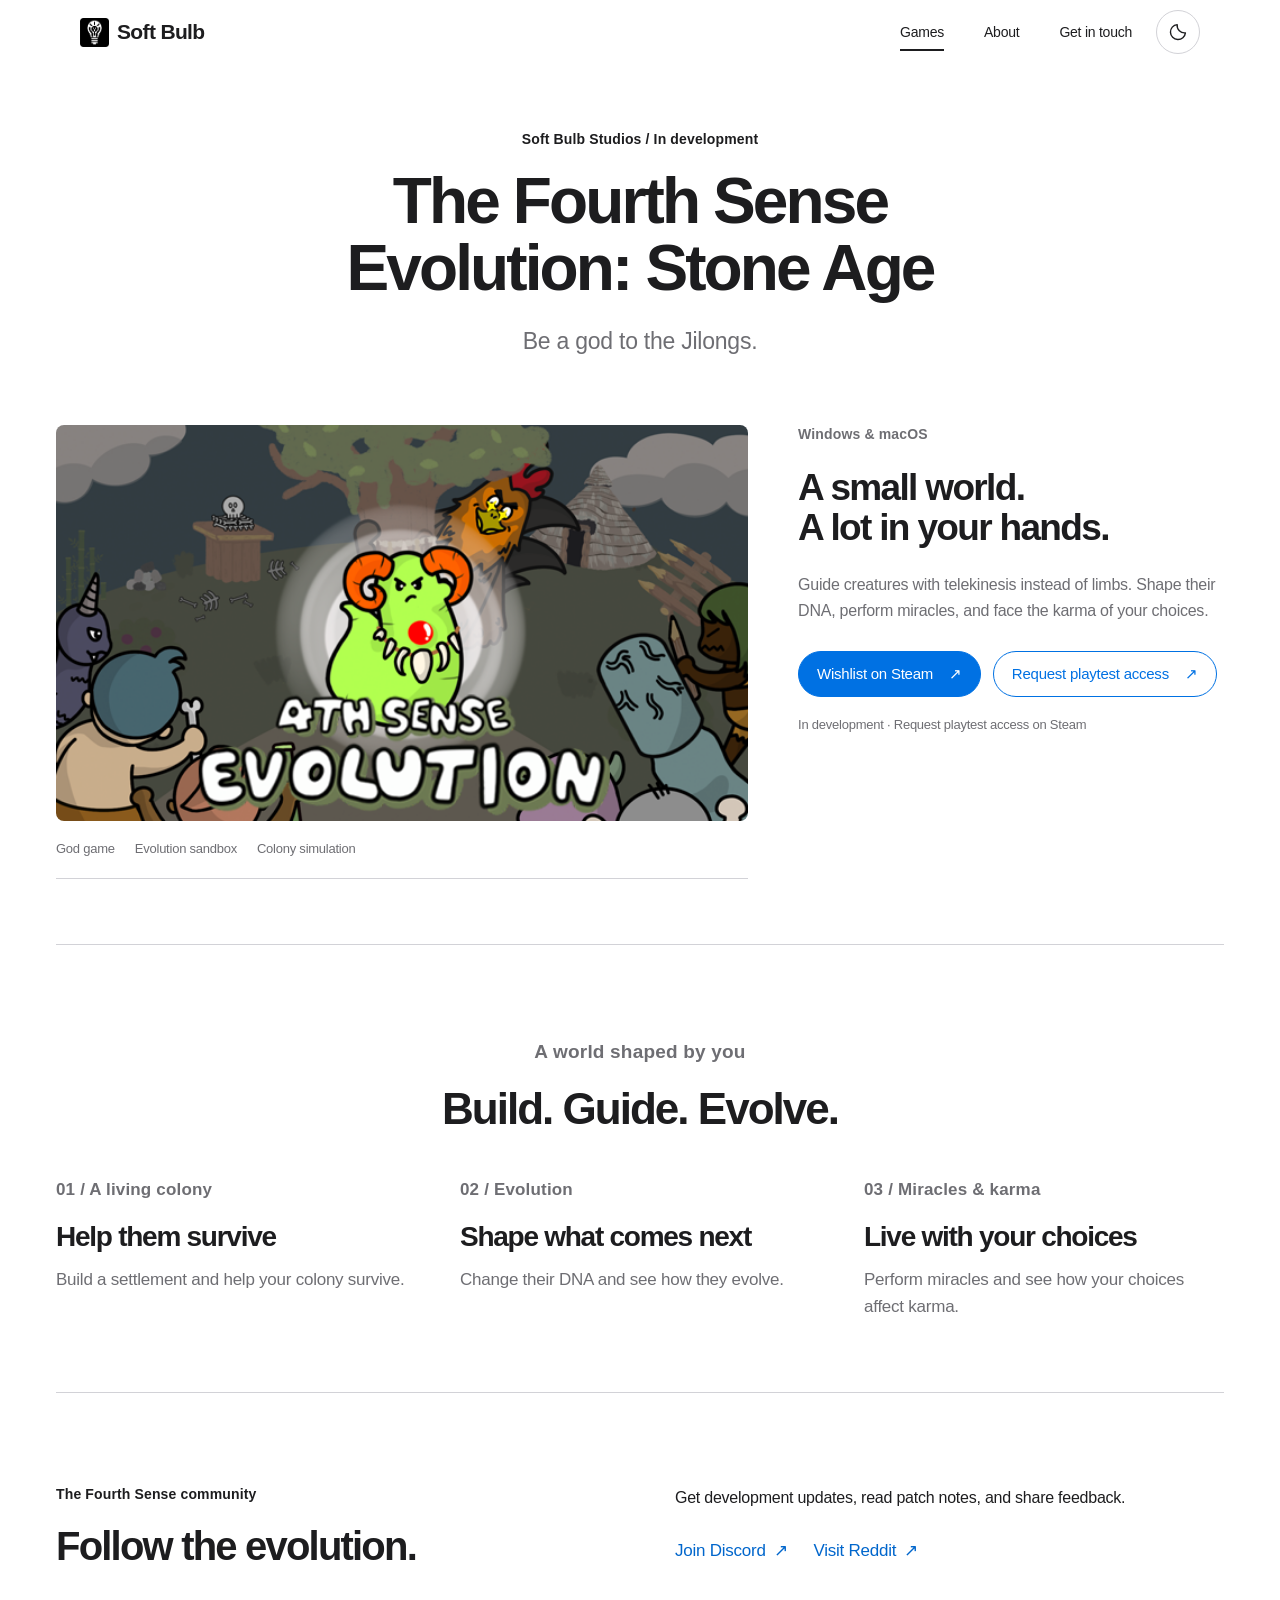
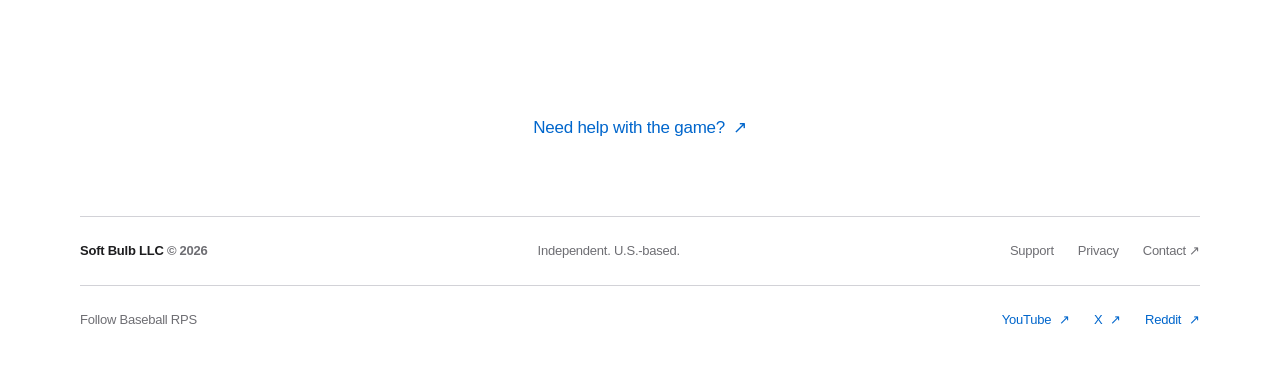
<file: games/fourth-sense/index.html>
<!doctype html>
<html lang="en"><head><meta charset="utf-8"><meta name="viewport" content="width=device-width,initial-scale=1"><title>The Fourth Sense Evolution: Stone Age | Soft Bulb</title><script src="../../theme.js?v=20260926-1"></script><meta name="description" content="Soft Bulb Studios creates original games."><meta name="theme-color" content="#fafbfc"><link rel="icon" href="../../images/soft-bulb-logo-transparent.png"><link rel="stylesheet" href="../../style.css"><meta property="og:image" content="https://softbulb.io/og.png"><link rel="stylesheet" href="../../theme.css?v=20261105-1"></head>
<body class="theme-main"><a class="skip" href="#main">Skip to content</a><header class="site-header wrap"><a class="brand" href="../../index.html" aria-label="Soft Bulb home"><img src="../../images/soft-bulb-logo-transparent.png" alt="" width="38" height="38">Soft Bulb</a><nav class="nav" aria-label="Main navigation"><a href="../../games/index.html" aria-current="page">Games</a><a href="../../about/index.html">About</a><a class="nav-contact" href="../../about/index.html#contact">Get in touch <span class="arrow" aria-hidden="true">↗</span></a></nav><button class="theme-toggle" data-theme-toggle type="button" aria-label="Switch to dark mode" title="Switch to dark mode" hidden><svg class="theme-moon" width="20" height="20" viewBox="0 0 24 24" fill="none" stroke="currentColor" stroke-width="1.7" stroke-linecap="round" stroke-linejoin="round" aria-hidden="true"><path d="M20.9 13a9 9 0 0 1-9.9-9.9A9 9 0 1 0 20.9 13Z"/></svg><svg class="theme-sun" width="20" height="20" viewBox="0 0 24 24" fill="none" stroke="currentColor" stroke-width="1.7" stroke-linecap="round" aria-hidden="true"><circle cx="12" cy="12" r="4"/><path d="M12 2v2m0 16v2M2 12h2m16 0h2M5 5l1.5 1.5m11 11L19 19M5 19l1.5-1.5m11-11L19 5"/></svg></button><details class="mobile-menu"><summary>Menu</summary><nav aria-label="Mobile navigation"><a href="../../games/index.html" aria-current="page">Games</a><a href="../../about/index.html">About</a><a class="nav-contact" href="../../about/index.html#contact">Get in touch <span class="arrow" aria-hidden="true">↗</span></a></nav></details></header>
<main id="main"><div class="wrap"><section class="page-intro game-title"><p class="eyebrow">Soft Bulb Studios / In development</p><h1>The Fourth Sense<br>Evolution: Stone Age</h1><p class="lead">Be a god to the Jilongs.</p></section><section class="game-hero"><div><img class="feature-image" src="../../images/fourth-sense-main.png" alt="The Jilongs in The Fourth Sense Evolution" width="616" height="353"><div class="meta-row"><span>God game</span><span>Evolution sandbox</span><span>Colony simulation</span></div></div><div><p class="eyebrow">Windows &amp; macOS</p><h2>A small world.<br>A lot in your hands.</h2><p>Guide creatures with telekinesis instead of limbs. Shape their DNA, perform miracles, and face the karma of your choices.</p><div class="actions"><a class="button" href="https://store.steampowered.com/app/2618390/The_Fourth_Sense_Evolution_Stone_Age/" target="_blank" rel="noreferrer">Wishlist on Steam <span class="arrow" aria-hidden="true">↗</span></a><a class="button secondary" href="https://store.steampowered.com/app/2618390/The_Fourth_Sense_Evolution_Stone_Age/" target="_blank" rel="noreferrer">Request playtest access <span class="arrow" aria-hidden="true">↗</span></a></div><p class="status" style="margin-top:18px">In development · Request playtest access on Steam</p></div></section><section class="section"><div class="section-heading"><p class="eyebrow">A world shaped by you</p><h2>Build. Guide. Evolve.</h2></div><div class="process-grid"><article><p class="eyebrow">01 / A living colony</p><h3>Help them survive</h3><p>Build a settlement and help your colony survive.</p></article><article><p class="eyebrow">02 / Evolution</p><h3>Shape what comes next</h3><p>Change their DNA and see how they evolve.</p></article><article><p class="eyebrow">03 / Miracles &amp; karma</p><h3>Live with your choices</h3><p>Perform miracles and see how your choices affect karma.</p></article></div></section><section class="section"><div class="two-col"><div><p class="eyebrow" style="margin-bottom:20px">The Fourth Sense community</p><h2>Follow the evolution.</h2></div><div><p>Get development updates, read patch notes, and share feedback.</p><div class="community-links"><a class="text-link" href="https://discord.gg/FSxTMGgjev" target="_blank" rel="noreferrer">Join Discord <span class="arrow" aria-hidden="true">↗</span></a><a class="text-link" href="https://www.reddit.com/r/4thSenseEvolution/" target="_blank" rel="noreferrer">Visit Reddit <span class="arrow" aria-hidden="true">↗</span></a></div></div></div></section><section class="contact-block"><a class="text-link" href="../../support/index.html">Need help with the game? <span class="arrow" aria-hidden="true">↗</span></a></section></div></main><footer class="footer wrap"><span class="footer-name">Soft Bulb LLC <span class="muted">© 2026</span></span><span>Independent. U.S.-based.</span><nav class="footer-links" aria-label="Footer navigation"><a href="../../support/index.html">Support</a><a href="../../privacy/index.html">Privacy</a><a href="mailto:contact@softbulb.io">Contact <span class="arrow" aria-hidden="true">↗</span></a></nav><nav class="footer-social" aria-label="Baseball RPS social media"><span>Follow Baseball RPS</span><a class="text-link" href="https://www.youtube.com/@BaseballRPS" target="_blank" rel="noopener noreferrer">YouTube <span class="arrow" aria-hidden="true">↗</span></a><a class="text-link" href="https://x.com/baseballRPS" target="_blank" rel="noopener noreferrer">X <span class="arrow" aria-hidden="true">↗</span></a><a class="text-link" href="https://www.reddit.com/r/BaseballRPS/" target="_blank" rel="noopener noreferrer">Reddit <span class="arrow" aria-hidden="true">↗</span></a></nav></footer></body></html>
</file>
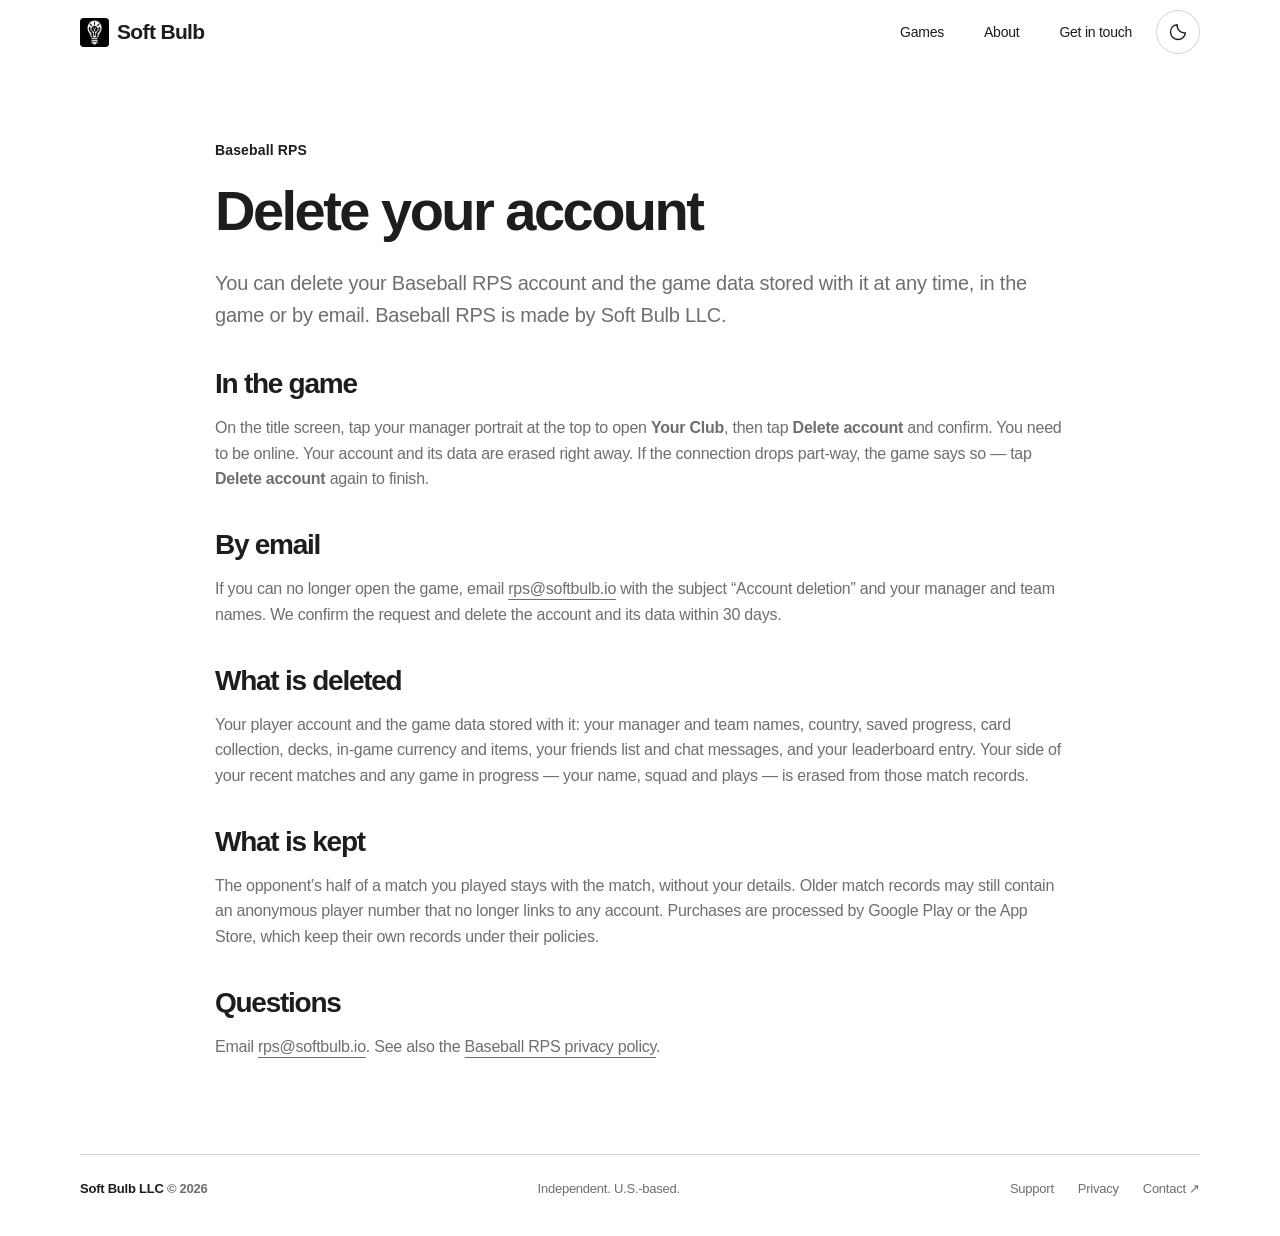
<file: games/baseball-rps/delete-account/index.html>
<!doctype html>
<html lang="en"><head><meta charset="utf-8"><meta name="viewport" content="width=device-width,initial-scale=1"><title>Delete your Baseball RPS account | Soft Bulb</title><script src="../../../theme.js?v=20260926-1"></script><meta name="description" content="How to delete your Baseball RPS account and game data."><meta name="theme-color" content="#fafbfc"><link rel="icon" href="../../../images/soft-bulb-logo-transparent.png"><link rel="stylesheet" href="../../../style.css"><meta property="og:image" content="https://softbulb.io/og.png"><link rel="stylesheet" href="../../../theme.css?v=20261010-1"></head>
<body class="theme-main"><a class="skip" href="#main">Skip to content</a><header class="site-header wrap"><a class="brand" href="../../../index.html" aria-label="Soft Bulb home"><img src="../../../images/soft-bulb-logo-transparent.png" alt="" width="38" height="38">Soft Bulb</a><nav class="nav" aria-label="Main navigation"><a href="../../../games/index.html">Games</a><a href="../../../about/index.html">About</a><a class="nav-contact" href="../../../about/index.html#contact">Get in touch <span class="arrow" aria-hidden="true">↗</span></a></nav><button class="theme-toggle" data-theme-toggle type="button" aria-label="Switch to dark mode" title="Switch to dark mode" hidden><svg class="theme-moon" width="20" height="20" viewBox="0 0 24 24" fill="none" stroke="currentColor" stroke-width="1.7" stroke-linecap="round" stroke-linejoin="round" aria-hidden="true"><path d="M20.9 13a9 9 0 0 1-9.9-9.9A9 9 0 1 0 20.9 13Z"/></svg><svg class="theme-sun" width="20" height="20" viewBox="0 0 24 24" fill="none" stroke="currentColor" stroke-width="1.7" stroke-linecap="round" aria-hidden="true"><circle cx="12" cy="12" r="4"/><path d="M12 2v2m0 16v2M2 12h2m16 0h2M5 5l1.5 1.5m11 11L19 19M5 19l1.5-1.5m11-11L19 5"/></svg></button><details class="mobile-menu"><summary>Menu</summary><nav aria-label="Mobile navigation"><a href="../../../games/index.html">Games</a><a href="../../../about/index.html">About</a><a class="nav-contact" href="../../../about/index.html#contact">Get in touch <span class="arrow" aria-hidden="true">↗</span></a></nav></details></header>
<main id="main"><div class="wrap"><article class="article"><p class="eyebrow eyebrow-dark">Baseball RPS</p><h1>Delete your account</h1><p class="subpage-lead">You can delete your Baseball RPS account and the game data stored with it at any time, in the game or by email. Baseball RPS is made by Soft Bulb LLC.</p><section class="subpage-section"><h2>In the game</h2><p>On the title screen, tap your manager portrait at the top to open <strong>Your Club</strong>, then tap <strong>Delete account</strong> and confirm. You need to be online. Your account and its data are erased right away. If the connection drops part-way, the game says so &mdash; tap <strong>Delete account</strong> again to finish.</p></section><section class="subpage-section"><h2>By email</h2><p>If you can no longer open the game, email <a href="mailto:rps@softbulb.io?subject=Baseball%20RPS%20account%20deletion">rps@softbulb.io</a> with the subject &ldquo;Account deletion&rdquo; and your manager and team names. We confirm the request and delete the account and its data within 30 days.</p></section><section class="subpage-section"><h2>What is deleted</h2><p>Your player account and the game data stored with it: your manager and team names, country, saved progress, card collection, decks, in-game currency and items, your friends list and chat messages, and your leaderboard entry. Your side of your recent matches and any game in progress &mdash; your name, squad and plays &mdash; is erased from those match records.</p></section><section class="subpage-section"><h2>What is kept</h2><p>The opponent&rsquo;s half of a match you played stays with the match, without your details. Older match records may still contain an anonymous player number that no longer links to any account. Purchases are processed by Google Play or the App Store, which keep their own records under their policies.</p></section><section class="subpage-section"><h2>Questions</h2><p>Email <a href="mailto:rps@softbulb.io">rps@softbulb.io</a>. See also the <a href="../privacy/index.html">Baseball RPS privacy policy</a>.</p></section></article></div></main><footer class="footer wrap"><span class="footer-name">Soft Bulb LLC <span class="muted">© 2026</span></span><span>Independent. U.S.-based.</span><nav class="footer-links" aria-label="Footer navigation"><a href="../../../support/index.html">Support</a><a href="../../../privacy/index.html">Privacy</a><a href="mailto:contact@softbulb.io">Contact <span class="arrow" aria-hidden="true">↗</span></a></nav></footer></body></html>
</file>
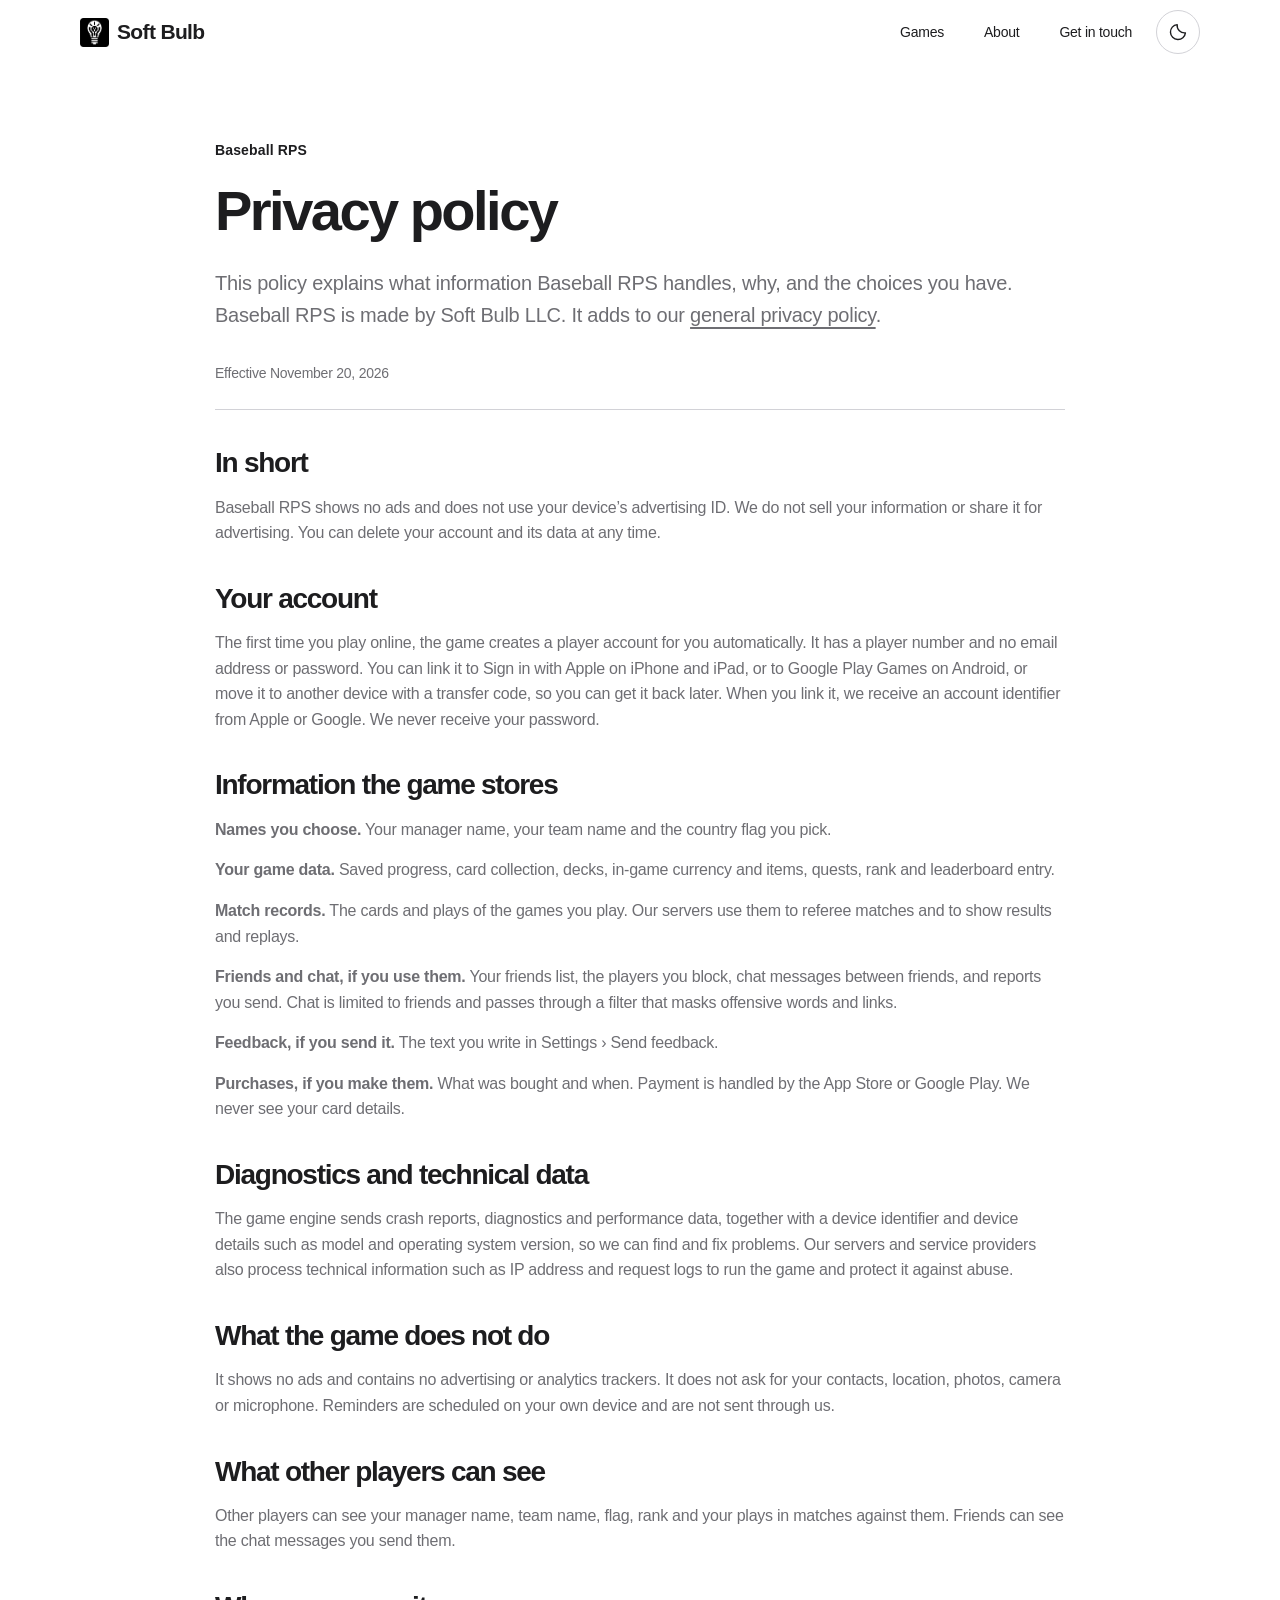
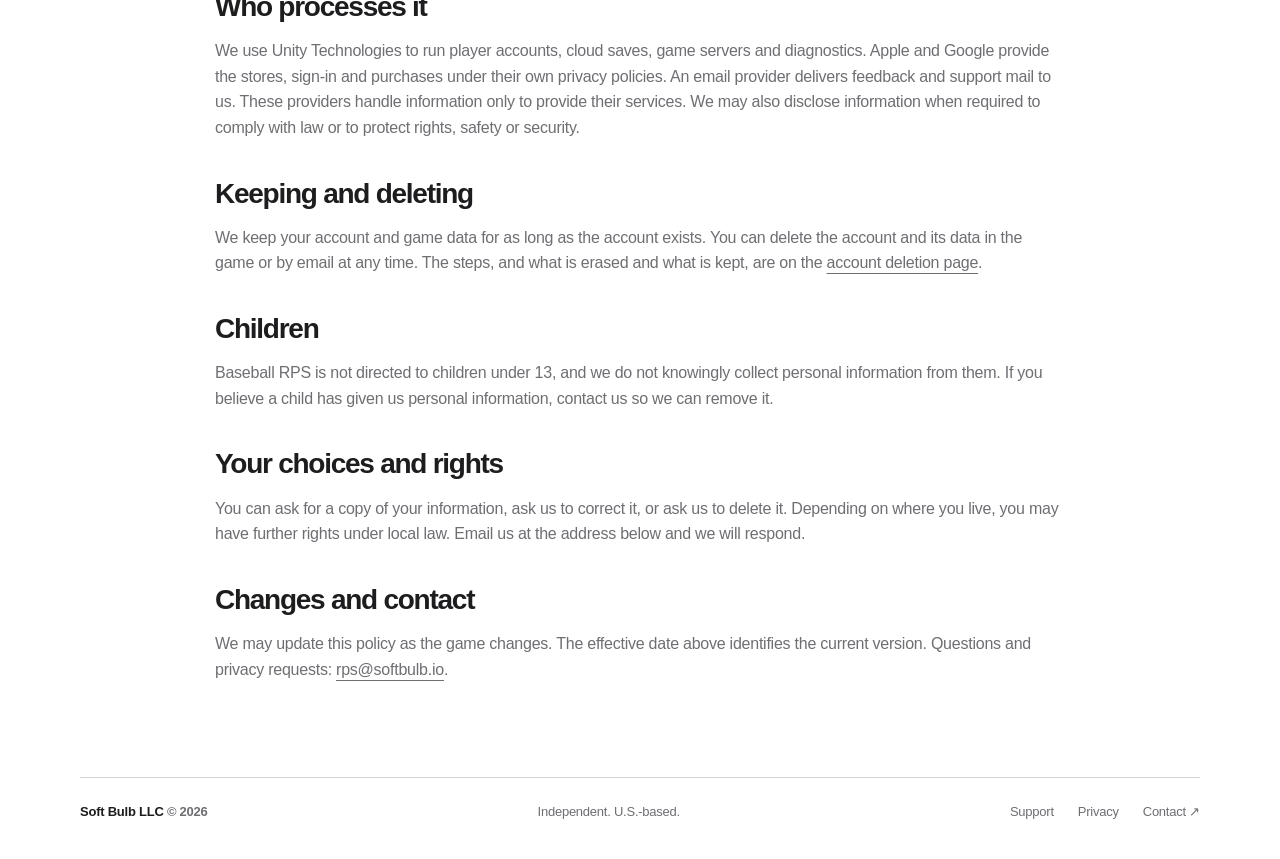
<file: games/baseball-rps/privacy/index.html>
<!doctype html>
<html lang="en"><head><meta charset="utf-8"><meta name="viewport" content="width=device-width,initial-scale=1"><title>Baseball RPS privacy policy | Soft Bulb</title><script src="../../../theme.js?v=20260926-1"></script><meta name="description" content="What information Baseball RPS handles, why, and the choices you have."><meta name="theme-color" content="#fafbfc"><link rel="icon" href="../../../images/soft-bulb-logo-transparent.png"><link rel="stylesheet" href="../../../style.css"><meta property="og:image" content="https://softbulb.io/og.png"><link rel="stylesheet" href="../../../theme.css?v=20261105-1"></head>
<body class="theme-main"><a class="skip" href="#main">Skip to content</a><header class="site-header wrap"><a class="brand" href="../../../index.html" aria-label="Soft Bulb home"><img src="../../../images/soft-bulb-logo-transparent.png" alt="" width="38" height="38">Soft Bulb</a><nav class="nav" aria-label="Main navigation"><a href="../../../games/index.html">Games</a><a href="../../../about/index.html">About</a><a class="nav-contact" href="../../../about/index.html#contact">Get in touch <span class="arrow" aria-hidden="true">↗</span></a></nav><button class="theme-toggle" data-theme-toggle type="button" aria-label="Switch to dark mode" title="Switch to dark mode" hidden><svg class="theme-moon" width="20" height="20" viewBox="0 0 24 24" fill="none" stroke="currentColor" stroke-width="1.7" stroke-linecap="round" stroke-linejoin="round" aria-hidden="true"><path d="M20.9 13a9 9 0 0 1-9.9-9.9A9 9 0 1 0 20.9 13Z"/></svg><svg class="theme-sun" width="20" height="20" viewBox="0 0 24 24" fill="none" stroke="currentColor" stroke-width="1.7" stroke-linecap="round" aria-hidden="true"><circle cx="12" cy="12" r="4"/><path d="M12 2v2m0 16v2M2 12h2m16 0h2M5 5l1.5 1.5m11 11L19 19M5 19l1.5-1.5m11-11L19 5"/></svg></button><details class="mobile-menu"><summary>Menu</summary><nav aria-label="Mobile navigation"><a href="../../../games/index.html">Games</a><a href="../../../about/index.html">About</a><a class="nav-contact" href="../../../about/index.html#contact">Get in touch <span class="arrow" aria-hidden="true">↗</span></a></nav></details></header>
<main id="main"><div class="wrap"><article class="article"><p class="eyebrow eyebrow-dark">Baseball RPS</p><h1>Privacy policy</h1><p class="subpage-lead">This policy explains what information Baseball RPS handles, why, and the choices you have. Baseball RPS is made by Soft Bulb LLC. It adds to our <a href="../../../privacy/index.html">general privacy policy</a>.</p><p class="policy-date">Effective November 20, 2026</p><section class="subpage-section"><h2>In short</h2><p>Baseball RPS shows no ads and does not use your device&rsquo;s advertising ID. We do not sell your information or share it for advertising. You can delete your account and its data at any time.</p></section><section class="subpage-section"><h2>Your account</h2><p>The first time you play online, the game creates a player account for you automatically. It has a player number and no email address or password. You can link it to Sign in with Apple on iPhone and iPad, or to Google Play Games on Android, or move it to another device with a transfer code, so you can get it back later. When you link it, we receive an account identifier from Apple or Google. We never receive your password.</p></section><section class="subpage-section"><h2>Information the game stores</h2><p><strong>Names you choose.</strong> Your manager name, your team name and the country flag you pick.</p><p><strong>Your game data.</strong> Saved progress, card collection, decks, in-game currency and items, quests, rank and leaderboard entry.</p><p><strong>Match records.</strong> The cards and plays of the games you play. Our servers use them to referee matches and to show results and replays.</p><p><strong>Friends and chat, if you use them.</strong> Your friends list, the players you block, chat messages between friends, and reports you send. Chat is limited to friends and passes through a filter that masks offensive words and links.</p><p><strong>Feedback, if you send it.</strong> The text you write in Settings &rsaquo; Send feedback.</p><p><strong>Purchases, if you make them.</strong> What was bought and when. Payment is handled by the App Store or Google Play. We never see your card details.</p></section><section class="subpage-section"><h2>Diagnostics and technical data</h2><p>The game engine sends crash reports, diagnostics and performance data, together with a device identifier and device details such as model and operating system version, so we can find and fix problems. Our servers and service providers also process technical information such as IP address and request logs to run the game and protect it against abuse.</p></section><section class="subpage-section"><h2>What the game does not do</h2><p>It shows no ads and contains no advertising or analytics trackers. It does not ask for your contacts, location, photos, camera or microphone. Reminders are scheduled on your own device and are not sent through us.</p></section><section class="subpage-section"><h2>What other players can see</h2><p>Other players can see your manager name, team name, flag, rank and your plays in matches against them. Friends can see the chat messages you send them.</p></section><section class="subpage-section"><h2>Who processes it</h2><p>We use Unity Technologies to run player accounts, cloud saves, game servers and diagnostics. Apple and Google provide the stores, sign-in and purchases under their own privacy policies. An email provider delivers feedback and support mail to us. These providers handle information only to provide their services. We may also disclose information when required to comply with law or to protect rights, safety or security.</p></section><section class="subpage-section"><h2>Keeping and deleting</h2><p>We keep your account and game data for as long as the account exists. You can delete the account and its data in the game or by email at any time. The steps, and what is erased and what is kept, are on the <a href="../delete-account/index.html">account deletion page</a>.</p></section><section class="subpage-section"><h2>Children</h2><p>Baseball RPS is not directed to children under 13, and we do not knowingly collect personal information from them. If you believe a child has given us personal information, contact us so we can remove it.</p></section><section class="subpage-section"><h2>Your choices and rights</h2><p>You can ask for a copy of your information, ask us to correct it, or ask us to delete it. Depending on where you live, you may have further rights under local law. Email us at the address below and we will respond.</p></section><section class="subpage-section"><h2>Changes and contact</h2><p>We may update this policy as the game changes. The effective date above identifies the current version. Questions and privacy requests: <a href="mailto:rps@softbulb.io?subject=Baseball%20RPS%20privacy">rps@softbulb.io</a>.</p></section></article></div></main><footer class="footer wrap"><span class="footer-name">Soft Bulb LLC <span class="muted">© 2026</span></span><span>Independent. U.S.-based.</span><nav class="footer-links" aria-label="Footer navigation"><a href="../../../support/index.html">Support</a><a href="../../../privacy/index.html">Privacy</a><a href="mailto:contact@softbulb.io">Contact <span class="arrow" aria-hidden="true">↗</span></a></nav></footer></body></html>
</file>
<file: style.css>
@font-face{font-family:Geist;src:url('./assets/geist.woff2') format('woff2');font-weight:100 900;font-display:swap}
:root{--ink:#171a20;--muted:#666b73;--line:#dcdfe2;--blue:#234fe2;--paper:#fafbfc;--max:1320px}
*{box-sizing:border-box}html{scroll-behavior:smooth;scroll-padding-top:32px}body{margin:0;background:var(--paper);color:var(--ink);font-family:Geist,Arial,sans-serif;font-size:16px;line-height:1.6;-webkit-font-smoothing:antialiased}a{color:inherit;text-decoration:none}button{font:inherit}img{display:block;max-width:100%;height:auto}p,h1,h2,h3{margin:0}h1,h2,h3{font-weight:500;line-height:1.08;letter-spacing:-.045em}a:focus-visible,button:focus-visible,summary:focus-visible{outline:3px solid var(--blue);outline-offset:6px}::selection{background:#cbd7ff}.wrap{width:min(var(--max),calc(100% - 112px));margin-inline:auto}.skip{position:absolute;left:20px;top:-80px;background:white;padding:12px;z-index:20}.skip:focus{top:10px}.site-header{height:112px;display:flex;align-items:center;justify-content:space-between;border-bottom:1px solid var(--line);gap:32px}.brand{display:inline-flex;align-items:center;gap:10px;font-size:26px;font-weight:650;letter-spacing:-1.1px;white-space:nowrap}.brand img{width:38px;height:38px;object-fit:contain}.nav{display:flex;align-items:center;gap:36px;font-size:15px}.nav a{position:relative;padding:12px 0}.nav a:hover{color:var(--blue)}.nav a[aria-current=page]:after{content:'';position:absolute;bottom:4px;left:0;right:0;height:2px;background:currentColor}.nav .nav-contact{border:1px solid #b8bec5;padding:10px 19px;border-radius:2px}.mobile-menu{display:none}.eyebrow{font-size:13px;line-height:1.4;text-transform:uppercase;letter-spacing:.11em;font-weight:600}.intro{padding:72px 0 62px;display:grid;grid-template-columns:1fr 310px;gap:56px;align-items:end}.intro h1{font-size:clamp(46px,4.9vw,72px);line-height:1.07;letter-spacing:-.06em;margin-top:26px}.intro h1 span{color:#767c86}.intro-side{padding-bottom:5px;color:var(--muted);font-size:17px;line-height:1.65}.intro-side .text-link{margin-top:22px;color:var(--ink)}.text-link{display:inline-flex;align-items:center;gap:32px;font-size:15px;font-weight:550;line-height:1.4;padding-bottom:5px;border-bottom:1px solid currentColor}.text-link:hover{color:var(--blue)}.arrow{display:inline-block;font-family:Arial,sans-serif;font-weight:400}.section-label{display:flex;align-items:center;justify-content:space-between;border-top:1px solid var(--line);padding:20px 0;font-size:13px;color:var(--muted)}.practice-grid{display:grid;grid-template-columns:1fr 1fr;gap:28px}.practice{min-width:0;display:flex;flex-direction:column}.practice-visual{height:330px;overflow:hidden;position:relative;background:#344148}.practice-visual>img{height:100%;width:100%;object-fit:cover;transition:transform .5s}.practice:hover .practice-visual>img{transform:scale(1.025)}.image-label{position:absolute;bottom:20px;left:22px;color:white;font-size:12px;background:#171a20;padding:6px 11px;letter-spacing:.03em}.systems-visual{background:var(--blue);color:white;padding:30px 36px;display:flex;flex-direction:column;justify-content:space-between}.systems-visual .small-title{font-size:12px;text-transform:uppercase;letter-spacing:.12em;color:#d7e0ff}.systems-visual h2{font-size:46px;letter-spacing:-.05em;line-height:1.08;max-width:400px;margin:12px 0 20px}.systems-mini-list{display:grid;grid-template-columns:1fr 1fr;border-top:1px solid #718ded;padding-top:17px;gap:8px 24px;font-size:13px}.systems-mini-list span{display:flex;gap:12px}.systems-mini-list i{font-style:normal;color:#aebfff}.practice-caption{padding:24px 0 30px;display:grid;grid-template-columns:1fr 48px;gap:12px;border-bottom:1px solid var(--line)}.practice-caption .eyebrow{color:var(--muted);font-size:11px;margin-bottom:11px}.practice-caption h2{font-size:33px;margin-bottom:11px}.practice-caption p{max-width:420px;color:var(--muted);font-size:16px}.circle-link{border:1px solid #c6cbd1;border-radius:50%;width:46px;height:46px;display:grid;place-items:center;font-size:23px;align-self:start;margin-top:24px;transition:background .2s,color .2s}.practice:hover .circle-link{background:var(--ink);border-color:var(--ink);color:white}.about-strip{display:grid;grid-template-columns:1fr 2fr;gap:56px;padding:75px 0 84px}.about-strip h2{font-size:36px;max-width:680px;line-height:1.2}.about-strip p{max-width:640px;color:var(--muted);margin:22px 0}.footer{border-top:1px solid var(--line);padding:30px 0 36px;display:flex;gap:24px;justify-content:space-between;align-items:center;font-size:13px;color:var(--muted)}.footer-links{display:flex;gap:24px}.footer a:hover{text-decoration:underline}.footer-name{color:var(--ink);font-weight:550}.button{display:inline-flex;justify-content:center;align-items:center;gap:32px;padding:14px 23px;background:var(--ink);color:white;font-size:15px;font-weight:550;border:1px solid var(--ink);border-radius:2px}.button:hover{background:var(--blue);border-color:var(--blue)}.button.secondary{color:var(--ink);background:transparent;border-color:#bbc0c8}.button.secondary:hover{border-color:var(--ink)}.actions{display:flex;gap:14px;flex-wrap:wrap;margin-top:28px}.page-intro{padding:66px 0 56px;max-width:920px}.page-intro h1{font-size:clamp(44px,5vw,70px);margin:25px 0;line-height:1.08}.page-intro .lead{font-size:20px;line-height:1.65;max-width:730px;color:var(--muted)}.feature-grid{display:grid;grid-template-columns:1.2fr 1fr;gap:60px;align-items:center;padding-bottom:64px}.feature-image{width:100%;aspect-ratio:1.745;object-fit:cover}.feature-copy h2{font-size:44px;margin:20px 0}.feature-copy p{color:var(--muted)}.status{font-size:13px;color:var(--muted)}.meta-row{display:flex;gap:20px;flex-wrap:wrap;font-size:13px;color:var(--muted);padding:18px 0;border-bottom:1px solid var(--line)}.section{padding:64px 0;border-top:1px solid var(--line)}.section-heading{display:grid;grid-template-columns:1fr 2fr;gap:56px;margin-bottom:36px}.section-heading h2{font-size:42px;max-width:700px}.section-heading p{color:var(--muted);margin-top:20px;max-width:660px}.future-project{display:grid;grid-template-columns:1fr 2fr;gap:56px;padding:30px 0;border-top:1px solid var(--line)}.future-project h3{font-size:28px;margin-bottom:12px}.future-project p{color:var(--muted)}.row-list{border-top:1px solid var(--line)}.service-row{display:grid;grid-template-columns:60px 1fr 1.1fr;gap:32px;border-bottom:1px solid var(--line);padding:30px 0}.service-row .num{font-size:13px;color:var(--muted)}.service-row h3{font-size:27px;line-height:1.2;letter-spacing:-.03em}.service-row p{color:var(--muted)}.process-grid{display:grid;grid-template-columns:repeat(3,1fr);gap:40px;margin-top:45px}.process-grid h3{font-size:26px;margin:20px 0 14px}.process-grid p{color:var(--muted)}.blue-section{background:var(--blue);color:white;padding:66px 0;margin-top:16px}.blue-section p{color:#dbe3ff}.blue-section .eyebrow{color:#dbe3ff}.blue-section h2{font-size:44px;line-height:1.1}.blue-section .button{background:white;color:var(--ink);border-color:white}.two-col{display:grid;grid-template-columns:1fr 1fr;gap:70px;align-items:start}.two-col h2{font-size:40px}.two-col>div>p{margin-top:20px}.contact-block{padding:68px 0}.contact-block h2{font-size:46px}.contact-block p{color:var(--muted);margin:20px 0 26px}.game-title{max-width:1000px}.game-title h1{font-size:clamp(42px,4.7vw,66px)}.game-hero{display:grid;grid-template-columns:1.3fr .8fr;gap:60px;align-items:start;padding-bottom:65px}.game-hero h2{font-size:37px;margin:24px 0}.game-hero p{color:var(--muted)}.community-links{display:flex;gap:30px;margin-top:28px}.article{max-width:850px;padding:62px 0 80px}.article h1{font-size:clamp(40px,4.4vw,62px);margin:20px 0 26px}.article .subpage-lead{font-size:20px;color:var(--muted)}.article h2{font-size:28px;margin:38px 0 16px}.article p{margin:15px 0;color:var(--muted)}.article li{margin:8px 0;color:var(--muted)}.article a:not(.button){text-decoration:underline;text-underline-offset:5px}.article .eyebrow{color:var(--ink)}.article .policy-date{font-size:14px;border-bottom:1px solid var(--line);padding:16px 0 25px}.article .contact-card{border-top:1px solid var(--line);margin-top:40px;padding-top:24px}.article .contact-card h2{margin-top:0}.muted{color:var(--muted)}
@media(min-width:1700px){.intro{padding-top:82px;padding-bottom:72px}.practice-visual{height:370px}}
@media(max-width:1100px){.wrap{width:calc(100% - 64px)}.intro{grid-template-columns:1fr 270px;gap:30px}.intro h1{font-size:54px}.systems-visual{padding:26px}.systems-visual h2{font-size:39px}.practice-visual{height:310px}.systems-mini-list{font-size:12px;gap:8px 10px}.feature-grid,.game-hero{gap:32px}.nav{gap:24px}}
@media(max-width:760px){.wrap{width:calc(100% - 40px)}.site-header{height:84px}.brand{font-size:24px}.brand img{width:34px;height:34px}.nav{display:none}.mobile-menu{display:block;position:relative}.mobile-menu summary{list-style:none;font-size:14px;cursor:pointer;padding:10px 0 10px 18px}.mobile-menu summary::-webkit-details-marker{display:none}.mobile-menu summary:after{content:'☰';margin-left:10px}.mobile-menu[open] summary:after{content:'×'}.mobile-menu nav{position:absolute;right:0;top:46px;width:220px;background:var(--paper);border:1px solid var(--line);padding:12px 22px;z-index:10;box-shadow:0 12px 24px #171a2010}.mobile-menu nav a{display:block;padding:10px 0}.intro{grid-template-columns:1fr;padding:45px 0 35px;gap:25px}.intro h1{font-size:clamp(40px,8.8vw,62px);margin-top:22px}.intro-side{font-size:16px;max-width:440px}.intro-side .text-link{margin-top:16px}.section-label{font-size:12px;padding:16px 0}.practice-grid{grid-template-columns:1fr;gap:34px}.practice-visual{height:auto;aspect-ratio:1.6}.systems-visual{aspect-ratio:auto;min-height:310px;padding:28px}.systems-visual h2{font-size:42px}.systems-mini-list{font-size:13px;gap:10px 14px}.practice-caption{padding:21px 0 27px}.practice-caption h2{font-size:30px}.practice-caption .eyebrow{font-size:12px}.about-strip,.section-heading,.future-project{grid-template-columns:1fr;gap:22px}.about-strip{padding:48px 0}.about-strip h2{font-size:30px}.footer{flex-direction:column;align-items:flex-start;gap:16px;padding:25px 0 30px}.footer-links{gap:22px}.page-intro{padding:44px 0 38px}.page-intro h1{font-size:46px}.page-intro .lead{font-size:18px}.feature-grid,.game-hero,.two-col{grid-template-columns:1fr;gap:30px}.feature-copy h2{font-size:36px;margin-top:14px}.section{padding:44px 0}.section-heading h2,.blue-section h2,.two-col h2{font-size:34px}.service-row{grid-template-columns:28px 1fr;gap:10px 16px;padding:25px 0}.service-row h3{font-size:25px}.service-row p{grid-column:2}.process-grid{grid-template-columns:1fr;gap:28px;margin-top:30px}.process-grid h3{margin:8px 0 10px}.blue-section{padding:45px 0}.contact-block{padding:45px 0}.contact-block h2{font-size:38px}.actions{gap:12px}.button{padding:13px 18px;gap:20px}.game-title h1{font-size:42px}.game-hero h2{font-size:32px}.article{padding:42px 0 60px}.article h1{font-size:42px}.article .subpage-lead{font-size:18px}.article h2{font-size:26px}.community-links{flex-wrap:wrap}}
@media(prefers-reduced-motion:reduce){html{scroll-behavior:auto}*{transition:none!important}}
.practice-heading{display:flex;align-items:center;justify-content:space-between;gap:20px;padding:7px 0 24px}.practice-heading .eyebrow{font-size:12px;color:var(--muted);margin-bottom:11px}.practice-heading h2{font-size:32px}.practice-heading .circle-link{margin:0}.practice-caption{grid-template-columns:1fr;gap:14px}.practice-caption>p{color:var(--muted)}.practice-cta{font-size:14px;font-weight:550;display:flex;gap:25px;align-items:center}.systems-visual h3{font-size:46px;letter-spacing:-.05em;line-height:1.08;max-width:430px;margin:12px 0 20px}
@media(min-width:1700px){.intro{padding:60px 0 54px}.practice-visual{height:340px}}
@media(min-width:761px) and (max-width:1000px){.practice-visual{height:340px}.systems-visual{padding:24px}.systems-visual h3{font-size:34px}.systems-mini-list{grid-template-columns:1fr;font-size:13px;gap:5px}.practice-heading h2{font-size:26px}.practice-heading .circle-link{width:38px;height:38px;flex-shrink:0}.intro h1{font-size:48px}}
@media(max-width:760px){.practice-heading{padding:4px 0 20px}.practice-heading h2{font-size:29px}.systems-visual h3{font-size:40px}.image-label{font-size:11px;bottom:14px;left:14px;max-width:calc(100% - 28px)}.systems-visual{height:auto;min-height:310px}}
@media(max-width:360px){.systems-visual h3{font-size:35px}.systems-visual{padding:23px}.systems-mini-list{grid-template-columns:1fr}.practice-heading h2{font-size:27px}}
.baseball-project{align-items:center;padding:12px 0 66px}.baseball-art{width:100%;aspect-ratio:1.35;overflow:hidden;background:#f1e6d2}.baseball-art img{width:100%;height:100%;object-fit:cover}.baseball-features{list-style:none;padding:0;margin:25px 0 27px;border-top:1px solid var(--line)}.baseball-features li{padding:13px 0;border-bottom:1px solid var(--line);color:var(--muted);font-size:15px;line-height:1.6}.baseball-features strong{color:var(--ink);font-weight:550}.baseball-section{scroll-margin-top:24px}.baseball-project .feature-copy h2{margin:16px 0 20px}
@media(max-width:760px){.baseball-project{padding-bottom:44px}.baseball-art{aspect-ratio:1.2}.baseball-features li{font-size:16px}.baseball-project .eyebrow{font-size:12px}}
</file>
<file: theme.css>
/* Shared presentation: compact navigation, centered typography, neutral surfaces. */
.sb-gateway-intro{text-align:center;padding:42px 24px 38px}.sb-gateway-intro .eyebrow{color:var(--muted);margin-bottom:12px}.sb-gateway-intro h1{font-size:56px;line-height:1.04;letter-spacing:-.05em}.sb-gateway-intro>p:last-child{color:var(--muted);font-size:20px;margin-top:18px}
.sb-gateways.wrap{max-width:1120px;display:grid;grid-template-columns:1fr 1fr;gap:24px;padding-bottom:56px}.sb-gate{background:#f5f5f7;border-radius:24px;padding:35px 32px 38px;text-align:center;display:flex;align-items:center;flex-direction:column;min-width:0;transition:background .2s}.sb-gate:hover{background:#ededf1}.gate-icon{width:60px;height:60px;color:#0066cc;margin-bottom:22px;flex:none}.sb-gate .eyebrow{color:var(--muted);font-size:14px;margin-bottom:11px}.sb-gate h2{font-size:38px;line-height:1.15;letter-spacing:-.045em}.gate-description{font-size:18px;line-height:1.5;color:var(--muted);max-width:350px;margin:17px 0 26px}.gate-action{display:inline-flex;align-items:center;justify-content:center;gap:15px;background:#0071e3;color:white;border-radius:999px;font-size:16px;line-height:1.5;padding:11px 23px;margin-top:auto}.sb-gate:hover .gate-action{background:#0077ed}
@media(max-width:900px){.sb-gateways.wrap{gap:20px}.sb-gate{padding:30px 22px}.sb-gate h2{font-size:32px}.gate-description{font-size:17px}}
@media(max-width:760px){.sb-gateway-intro{padding:28px 20px 26px}.sb-gateway-intro h1{font-size:42px}.sb-gateway-intro .eyebrow{font-size:13px;margin-bottom:10px}.sb-gateway-intro>p:last-child{font-size:17px;margin-top:14px}.sb-gateways.wrap{grid-template-columns:1fr;gap:16px;padding-bottom:32px}.sb-gate{position:relative;align-items:flex-start;text-align:left;padding:26px;border-radius:20px}.sb-gate h2{font-size:30px}.sb-gate .eyebrow{font-size:13px;margin:0 44px 10px 0}.gate-icon{position:absolute;top:21px;right:23px;width:35px;height:35px;margin:0}.gate-description{font-size:16px;line-height:1.5;max-width:340px;margin:13px 0 20px}.gate-action{font-size:15px;padding:10px 19px}.sb-gateways .sb-gate:focus-visible{outline-offset:4px}}
:root{--ink:#1d1d1f;--muted:#6e6e73;--line:#d2d2d7;--blue:#0071e3;--paper:#fff;--max:1200px}
body{font-family:-apple-system,BlinkMacSystemFont,'Segoe UI',Arial,sans-serif;letter-spacing:-.015em}
h1,h2,h3{font-weight:650;letter-spacing:-.045em}
.site-header{height:64px;max-width:1120px;border:0;gap:24px}
.brand{font-size:21px;letter-spacing:-.65px;gap:8px}.brand img{width:29px;height:29px}
.nav{font-size:14px;gap:40px}.nav .nav-contact{border:0;padding:10px 0}.nav .arrow{display:none}
.eyebrow{font-size:14px;letter-spacing:.01em;text-transform:none;font-weight:600}
.button{background:var(--blue);border-color:var(--blue);font-size:16px;font-weight:400;border-radius:999px;padding:10px 22px;gap:16px}
.button:hover{background:#0077ed;border-color:#0077ed}.button.secondary{color:var(--blue);border-color:var(--blue);background:transparent}.button.secondary:hover{background:var(--blue);color:#fff;border-color:var(--blue)}
.text-link{border:0;padding:0;color:#0066cc;font-size:17px;font-weight:400;gap:8px}.text-link:hover{text-decoration:underline;text-underline-offset:4px}
.actions{gap:18px}.sb-intro{text-align:center;padding:30px 24px 32px;background:#f5f5f7}
.sb-intro .eyebrow{color:var(--muted);margin-bottom:10px}.sb-intro h1{font-size:56px;line-height:1.02;letter-spacing:-.05em}.sb-intro>p:not(.eyebrow){margin-top:14px;font-size:19px;line-height:1.4;color:var(--muted)}
.sb-intro .actions,.sb-feature .actions,.sb-tile .actions{justify-content:center;margin-top:22px}
.sb-feature{margin-top:12px;padding:42px 24px 0;text-align:center;background:#162a24;color:#fff;overflow:hidden}.sb-feature .eyebrow{color:#c1d0c5;margin-bottom:10px}.sb-feature h2{font-size:44px;line-height:1.06}.sb-feature-copy>p:not(.eyebrow){font-size:24px;margin:8px 0}.sb-feature .status{color:#c4cfc9;font-size:14px}.sb-feature .button.secondary{color:#8bc3ff;border-color:#8bc3ff}.sb-feature .button.secondary:hover{color:white}
.sb-game-art{display:block;max-width:620px;margin:24px auto 0;overflow:hidden}.sb-game-art img{width:100%;height:auto}
.sb-tiles{display:grid;grid-template-columns:1fr 1fr;gap:12px;padding:12px}.sb-tile{min-width:0;min-height:590px;text-align:center;padding:44px 28px 0;overflow:hidden}.sb-tile h2{font-size:44px;margin:12px 0}.sb-tile>p:not(.eyebrow){font-size:20px;line-height:1.4}.sb-tile>.status{display:block;margin-top:9px;font-size:14px}
.sb-systems{background:#f5f5f7}.sb-service-list{display:grid;grid-template-columns:1fr 1fr;max-width:430px;margin:58px auto 42px;text-align:left;border-top:1px solid var(--line);gap:0 32px}.sb-service-list span{font-size:21px;font-weight:600;letter-spacing:-.03em;padding:22px 0;border-bottom:1px solid var(--line)}
.sb-baseball{background:#f3ebda}.sb-baseball-art{display:block;max-width:330px;margin:10px auto 0}.sb-baseball-art img{width:100%;mix-blend-mode:multiply}.sb-about{text-align:center;padding:88px 24px 94px}.sb-about h2{font-size:48px;margin:20px 0}.sb-about>p:not(.eyebrow){font-size:20px;color:var(--muted);line-height:1.5;margin-bottom:24px}
.page-intro{text-align:center;margin-inline:auto;max-width:980px;padding:66px 0}.page-intro h1{font-size:64px;line-height:1.06;margin:18px 0 22px}.page-intro .lead{margin-inline:auto;max-width:720px;font-size:23px;line-height:1.45}.page-intro .actions{justify-content:center}
.section-label{font-size:14px}.feature-grid{background:#f5f5f7;padding:40px;border-radius:22px;gap:40px;margin-bottom:48px}.feature-copy h2{font-size:40px}.feature-image{border-radius:8px}.baseball-project{background:#f5f1e9;padding:40px}.baseball-art{border-radius:12px}
.section{padding:72px 0}.section-heading{display:block;text-align:center;margin-bottom:44px}.section-heading>.eyebrow{margin-bottom:18px}.section-heading h2,.section-heading p{margin-inline:auto}.section-heading h2{font-size:44px}.section-heading p{font-size:19px;line-height:1.6}
.process-grid{gap:44px}.process-grid h3{font-size:28px}.process-grid p,.service-row p{font-size:17px}.row-list{border-top:0}.service-row{padding:32px 0}.service-row h3{font-size:28px}.blue-section{background:#f5f5f7;color:var(--ink);padding:70px 0}.blue-section .eyebrow,.blue-section p{color:var(--muted)}.blue-section .button{background:var(--blue);color:#fff;border-color:var(--blue)}
.game-hero{gap:50px}.game-hero .actions{gap:12px}.game-hero .button{font-size:15px;padding:10px 18px}.contact-block{text-align:center;padding:75px 0}.contact-block h2{font-size:44px}.contact-block p{font-size:19px}.footer{max-width:1120px;font-size:13px;padding-top:24px}.article{margin-inline:auto}.article h1{font-size:56px}
@media(max-width:1100px){.sb-intro h1{font-size:60px}.sb-tile h2,.sb-feature h2{font-size:38px}.feature-grid{padding:30px;gap:30px}.feature-copy h2{font-size:34px}.sb-service-list span{font-size:19px}}
@media(max-width:760px){.site-header{height:60px}.brand{font-size:21px}.brand img{width:28px;height:28px}.mobile-menu nav{text-align:left}.sb-intro{padding:34px 22px 35px}.sb-intro h1{font-size:46px}.sb-intro .eyebrow{font-size:13px}.sb-intro>p:not(.eyebrow){font-size:18px}.sb-intro .actions{gap:18px}.sb-intro .text-link{font-size:16px}.sb-feature{padding:34px 20px 0}.sb-feature h2{font-size:34px}.sb-feature-copy>p:not(.eyebrow){font-size:21px}.sb-feature .status{font-size:13px}.sb-feature .actions{gap:10px}.sb-feature .button{font-size:15px;padding:10px 17px}.sb-game-art{margin:28px -20px 0;max-width:none}.sb-tiles{grid-template-columns:1fr;padding:12px 0}.sb-tile{padding:34px 22px 0;min-height:0}.sb-tile h2{font-size:38px}.sb-tile>p:not(.eyebrow){font-size:18px}.sb-service-list{margin-top:40px}.sb-service-list span{font-size:18px}.sb-baseball-art{max-width:280px}.sb-about{padding:55px 24px 62px}.sb-about h2{font-size:38px}.sb-about>p:not(.eyebrow){font-size:18px}.sb-about br{display:none}.page-intro{padding:42px 0}.page-intro h1{font-size:42px}.page-intro .lead{font-size:20px}.feature-grid{padding:24px 20px;margin-inline:-8px;gap:25px;border-radius:16px}.feature-copy h2{font-size:33px}.section{padding:45px 0}.section-heading{text-align:left;margin-bottom:30px}.section-heading h2{font-size:34px}.section-heading p{font-size:18px}.section-heading>.eyebrow{margin-bottom:16px}.process-grid{gap:30px}.blue-section{padding:48px 0}.contact-block{padding:48px 0}.contact-block h2{font-size:36px}.article h1{font-size:40px}.footer{padding:24px 0}.game-hero{gap:28px}.sb-service-list{gap:0 18px}}

/* Shared light / dark control. Icons indicate the mode the button switches to. */
:root{color-scheme:light}
.site-header .nav{margin-left:auto}
.theme-toggle{display:inline-flex;align-items:center;justify-content:center;width:44px;height:44px;padding:0;flex:none;border:1px solid var(--line);border-radius:50%;background:transparent;color:var(--ink);cursor:pointer}
.theme-toggle[hidden]{display:none}
.theme-toggle:hover{background:#f5f5f7}
.theme-sun{display:none}
html[data-theme="dark"] .theme-moon{display:none}
html[data-theme="dark"] .theme-sun{display:block}
html[data-theme="dark"] .theme-toggle:hover{background:#202023}
@media(max-width:760px){.site-header{gap:12px}.theme-toggle{margin-left:auto}.mobile-menu summary{padding-left:0}.mobile-menu summary:after{margin-left:6px}}
@media(max-width:360px){.site-header{gap:8px}.site-header .brand{font-size:19px;gap:6px}.site-header .brand img{width:25px;height:25px}}

/* Dark appearance, shared by every route. */
html[data-theme="dark"]{color-scheme:dark;--paper:#080809;--ink:#f5f5f7;--muted:#a1a1a6;--line:#343437;--blue:#2997ff;--surface:#171719}
html[data-theme="dark"] body{background:var(--paper);color:var(--ink)}
html[data-theme="dark"] ::selection{background:#214f78;color:#fff}
html[data-theme="dark"] .site-header{color:#e8e8ed}
html[data-theme="dark"] .brand img{background:#f5f5f7;border-radius:8px;padding:3px}
html[data-theme="dark"] .nav a:hover,html[data-theme="dark"] .mobile-menu nav a:hover{color:#64b5ff}
html[data-theme="dark"] .sb-gate{background:var(--surface);box-shadow:inset 0 0 0 1px #2b2b2e;transition:background .2s,box-shadow .2s}
html[data-theme="dark"] .sb-gate:hover{background:#202023;box-shadow:inset 0 0 0 1px #48484d}
html[data-theme="dark"] .gate-icon,html[data-theme="dark"] .text-link{color:#64b5ff}
html[data-theme="dark"] .gate-action,html[data-theme="dark"] .button,html[data-theme="dark"] .blue-section .button{background:#0071e3;border-color:#0071e3;color:#fff}
html[data-theme="dark"] .sb-gate:hover .gate-action,html[data-theme="dark"] .button:hover,html[data-theme="dark"] .blue-section .button:hover{background:#0077ed;border-color:#0077ed}
html[data-theme="dark"] .button.secondary{color:#64b5ff;border-color:#64b5ff;background:transparent}
html[data-theme="dark"] .button.secondary:hover{background:#123250;border-color:#64b5ff;color:#f5f5f7}
html[data-theme="dark"] .sb-intro,html[data-theme="dark"] .sb-systems,html[data-theme="dark"] .feature-grid,html[data-theme="dark"] .baseball-project,html[data-theme="dark"] .blue-section{background:var(--surface)}
html[data-theme="dark"] .blue-section{color:var(--ink)}
html[data-theme="dark"] .blue-section .eyebrow,html[data-theme="dark"] .blue-section p{color:var(--muted)}
html[data-theme="dark"] .mobile-menu nav{background:#1c1c1e;border-color:#424245;box-shadow:0 12px 30px #0008;border-radius:14px}
html[data-theme="dark"] .skip{background:#f5f5f7;color:#1d1d1f}
html[data-theme="dark"] .footer{border-color:#2b2b2e}
html[data-theme="dark"] a:focus-visible,html[data-theme="dark"] button:focus-visible,html[data-theme="dark"] summary:focus-visible{outline-color:#64b5ff}

/* Baseball RPS player card sign-up banner. Colors come from the Baseball RPS artwork. */
.card-banner{--card-ink:#121214;--card-paper:#f6e2c6;--card-blue:#1f4fd6;--card-red:#e2261c;--card-orange:#f39c12;display:grid;grid-template-columns:minmax(0,1.2fr) minmax(0,.8fr);align-items:center;gap:48px;margin:0 0 72px;padding:72px 64px;border-radius:28px;background:var(--card-ink);color:#f5f5f7;overflow:hidden;scroll-margin-top:24px}
.card-banner .eyebrow{color:var(--card-orange);font-size:15px;margin-bottom:16px}
.card-banner h2{font-size:72px;line-height:1.02;letter-spacing:-.05em;color:var(--card-paper)}
.card-banner-lead{font-size:22px;line-height:1.45;color:#d2d2d7;margin:24px 0 0;max-width:560px}
.card-banner-facts{list-style:none;padding:0;margin:26px 0 0;display:grid;gap:10px}
.card-banner-facts li{display:flex;align-items:baseline;gap:12px;font-size:17px;line-height:1.5;color:#a1a1a6}
.card-banner-facts li::before{content:"";flex:none;width:9px;height:9px;border-radius:50%;background:var(--card-blue);transform:translateY(-1px)}
.card-banner-facts li:nth-child(2)::before{background:var(--card-red)}
.card-banner-facts li:nth-child(3)::before{background:var(--card-orange)}
.card-banner .actions{margin-top:34px}
.card-banner .button{font-size:18px;padding:14px 28px}
.card-banner-note{margin:22px 0 0;font-size:15px;color:#a1a1a6}
.card-banner .text-link{font-size:15px;color:#64b5ff}
.card-banner-art{display:flex;justify-content:center;min-width:0}
.card-banner-art svg{display:block;width:100%;max-width:420px;height:auto}
html[data-theme="dark"] .card-banner{--card-ink:#171719;box-shadow:inset 0 0 0 1px #2b2b2e}
@media(max-width:1100px){.card-banner{padding:56px 44px;gap:32px}.card-banner h2{font-size:56px}.card-banner-lead{font-size:20px}}
@media(max-width:760px){.card-banner{grid-template-columns:1fr;gap:22px;margin:0 -8px 48px;padding:34px 24px 40px;border-radius:20px}.card-banner-art{order:-1}.card-banner-art svg{max-width:250px}.card-banner .eyebrow{font-size:14px;margin-bottom:12px}.card-banner h2{font-size:42px}.card-banner-lead{font-size:18px;margin-top:18px}.card-banner-facts li{font-size:16px}.card-banner .actions{margin-top:28px}.card-banner .button{font-size:16px;padding:12px 22px}}

/* Current Baseball RPS title art and game communities. */
.rps-artwork{position:relative;width:100%;aspect-ratio:1;overflow:hidden;border-radius:20px;background:#f2e8d7;isolation:isolate}
.rps-artwork .rps-ballpark{position:absolute;inset:auto 0 0;width:100%;height:72%;object-fit:cover;object-position:center bottom;mask-image:linear-gradient(to bottom,transparent,#000 12%)}
.rps-artwork .rps-wordmark{position:absolute;top:-2%;left:10%;width:80%;height:auto;z-index:1}
.rps-artwork-compact{aspect-ratio:1.05}
.rps-hero{grid-template-columns:1fr 1fr;align-items:center}
.rps-community{display:grid;grid-template-columns:minmax(0,.7fr) minmax(0,1fr);align-items:center;gap:72px}
.rps-character{width:100%;max-width:350px;border-radius:24px;justify-self:center}
.rps-community h2{font-size:44px;line-height:1.08;margin:18px 0 22px}
.rps-community p:not(.eyebrow){font-size:19px;color:var(--muted);max-width:500px}
.sb-community-grid{display:grid;grid-template-columns:1fr 1fr;gap:48px}
.sb-community-grid h3{font-size:27px;line-height:1.2}
.sb-community-grid p{color:var(--muted);margin:16px 0 0}
.community-links{flex-wrap:wrap;gap:18px 26px}
.footer{flex-wrap:wrap}
.footer-social{display:flex;align-items:center;flex-wrap:wrap;gap:10px 24px;width:100%;padding-top:18px;border-top:1px solid var(--line)}
.footer-social>span{margin-right:auto}
.footer-social .text-link{font-size:13px;min-height:32px}
.footer-links{flex-wrap:wrap}
@media(max-width:900px){.rps-community{gap:36px}.sb-community-grid{gap:32px}}
@media(max-width:760px){.rps-hero,.rps-community,.sb-community-grid{grid-template-columns:1fr}.rps-artwork{border-radius:16px}.rps-community{gap:30px}.rps-character{max-width:270px}.rps-community h2{font-size:34px}.rps-community p:not(.eyebrow){font-size:18px}.footer-social{gap:8px 22px}.footer-social>span{width:100%;margin:0}.footer-social .text-link{min-height:40px}.section-label{gap:14px;align-items:flex-start}.section-label>span:last-child{text-align:right}}
.sb-gateways-single.wrap{grid-template-columns:minmax(0,560px);justify-content:center}
</file>
